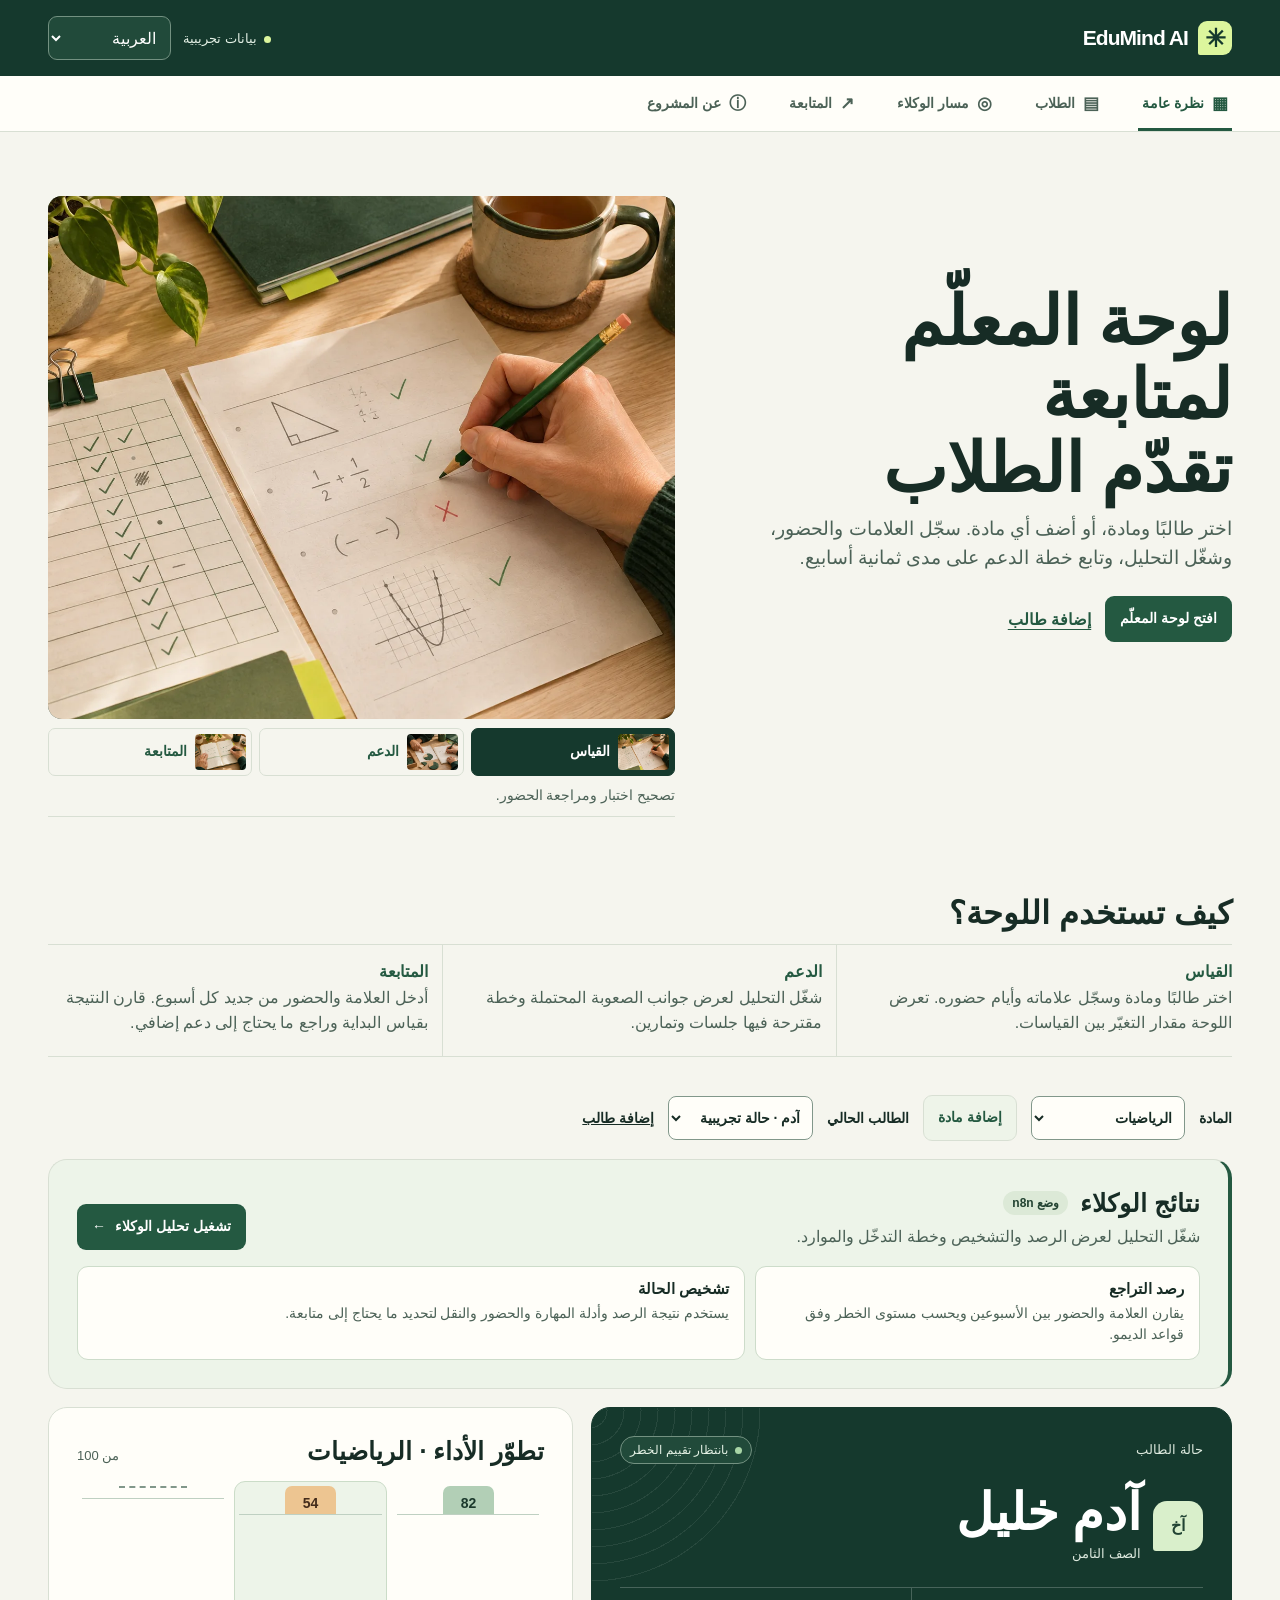
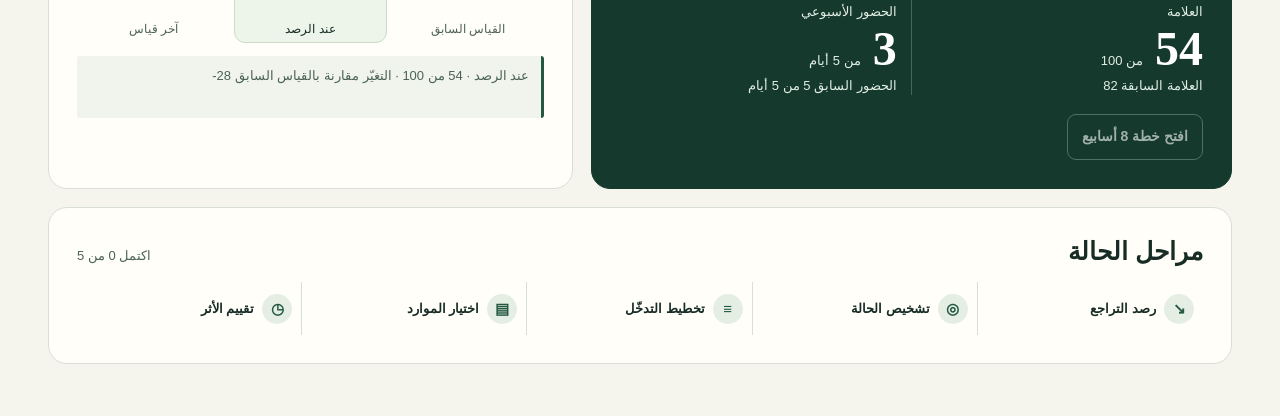
<file: index.html>
<!doctype html>
<html lang="ar" dir="rtl">
<head>
  <meta charset="utf-8">
  <meta name="viewport" content="width=device-width, initial-scale=1">
  <meta name="color-scheme" content="light">
  <title>EduMind AI · لوحة المعلّم</title>
  <style>
    :root {
      --paper: #f5f5ee;
      --card: #fffef9;
      --ink: #172c25;
      --muted: #4c6257;
      --line: #d8dfd3;
      --green: #245941;
      --dark: #15392d;
      --lime: #dcf69d;
      --radius: 19px;
      --display: Georgia, Cambria, serif;
      font-family: "Trebuchet MS", "Segoe UI", sans-serif;
      color: var(--ink);
      background: var(--paper);
    }
    :root[lang="ar"] {
      font-family: Tahoma, "Segoe UI", sans-serif;
      --display: "Arabic Typesetting", Tahoma, serif;
    }
    *, *::before, *::after { box-sizing: border-box; }
    [hidden] { display: none !important; }
    body, h1, h2, h3, p { margin: 0; }
    body { min-width: 0; }
    button, select { font: inherit; }
    button, select { cursor: pointer; }
    a { color: inherit; }
    :focus-visible { outline: 3px solid #8a5712; outline-offset: 3px; }
    h1, h2, h3 { text-wrap: balance; }
    .shell { width: min(1184px, calc(100% - 64px)); margin-inline: auto; }
    .skip {
      position: fixed; inset-block-start: 12px; inset-inline-start: 15px; z-index: 3;
      padding: 12px 16px; background: var(--lime); color: var(--ink); transform: translateY(-160%);
    }
    .skip:focus { transform: none; }
    .masthead { background: var(--dark); color: #fff; }
    .masthead :focus-visible, .hero :focus-visible { outline-color: var(--lime); }
    .top {
      min-height: 76px; display: flex; align-items: center; justify-content: space-between;
      gap: 18px; padding-block: 13px;
    }
    .brand, .header-controls, .identity, .actions {
      display: flex; align-items: center; gap: 12px; min-width: 0;
    }
    .brand {
      color: #fff; font-size: 21px; font-weight: 800; letter-spacing: -.045em;
      text-decoration: none; gap: 10px; white-space: nowrap;
    }
    .brand-mark {
      width: 34px; height: 34px; display: grid; flex: none; place-items: center;
      background: var(--lime); color: var(--dark); border-radius: 9px 9px 9px 2px; font-size: 25px;
    }
    .demo { color: #e2efe4; font-size: 13px; }
    .demo::before, .risk::before {
      content: ""; display: inline-block; vertical-align: middle; width: 7px; height: 7px;
      border-radius: 50%; margin-inline-end: 7px; background: var(--lime);
    }
    .language {
      min-height: 44px; padding: 7px 10px; border: 1px solid #739181;
      border-radius: 9px; color: #fff; background: #214a3a; color-scheme: dark;
    }
    .language option { background: #214a3a; color: #fff; }
    .nav-band { background: var(--card); border-bottom: 1px solid var(--line); }
    .site-nav { display: flex; align-items: stretch; gap: clamp(10px, 3vw, 35px); }
    .site-nav a {
      position: relative; display: flex; align-items: center; justify-content: center; gap: 8px;
      min-height: 55px; padding: 8px 4px; color: var(--muted); text-align: center;
      font-size: 14px; font-weight: 700; line-height: 1.35; text-decoration: none;
    }
    .site-nav a:hover, .site-nav a[aria-current="page"] { color: var(--green); }
    .site-nav a::after {
      content: ""; position: absolute; inset-inline: 0; inset-block-end: 0; height: 3px;
      background: var(--green); transform: scaleX(0); transition: transform .2s ease;
    }
    .site-nav a[aria-current="page"]::after { transform: scaleX(1); }
    .nav-mark { font-size: 17px; line-height: 1; }
    main { padding-block: clamp(24px, 4.5vw, 52px) 52px; }
    .intro { margin-block-end: clamp(22px, 3vw, 32px); }
    .intro p { color: var(--muted); margin-block-start: 8px; line-height: 1.6; }
    h1 {
      font: 700 clamp(44px, 6vw, 72px)/.99 var(--display);
      width: fit-content; max-width: 100%; letter-spacing: -.065em; overflow-wrap: anywhere;
    }
    :lang(ar) h1 { font-size: clamp(47px, 7vw, 83px); line-height: .98; letter-spacing: normal; }
    h2 { font-size: clamp(20px, 2.3vw, 25px); line-height: 1.2; }
    .screen { animation: arrive .3s ease-out both; }
    @keyframes arrive { from { opacity: 0; transform: translateY(7px); } to { opacity: 1; transform: none; } }
    .dashboard { display: grid; grid-template-columns: minmax(0, 1.22fr) minmax(0, 1fr); gap: 18px; }
    .card {
      padding: clamp(18px, 3vw, 28px); background: var(--card); border: 1px solid var(--line);
      border-radius: var(--radius); min-width: 0;
    }
    .hero {
      position: relative; isolation: isolate; display: flex; flex-direction: column;
      overflow: hidden; background: var(--dark); border-color: var(--dark); color: #fff;
    }
    .hero::before {
      content: ""; position: absolute; z-index: -1; width: 365px; height: 365px;
      inset-inline-end: -185px; inset-block-start: -180px; border-radius: 50%;
      background: repeating-radial-gradient(circle, #ffffff14 0 1px, transparent 1px 17px);
      pointer-events: none;
    }
    .hero .section-head { flex-wrap: wrap; align-items: center; }
    .case-label, .identity p { color: #dce8dd; font-size: 13px; line-height: 1.55; }
    .identity { margin-block-start: 23px; }
    .identity h2 {
      font: 700 clamp(29px, 4vw, 43px)/1.02 var(--display);
      letter-spacing: -.035em; overflow-wrap: anywhere;
    }
    :lang(ar) .identity h2 { font-size: clamp(34px, 5vw, 51px); letter-spacing: normal; }
    .identity p { margin-block-start: 5px; }
    .initials {
      flex: none; display: grid; place-items: center; width: 50px; height: 50px;
      border-radius: 14px 14px 14px 3px; background: #d9efcb; color: #214333; font-weight: 900;
    }
    .risk {
      display: inline-flex; align-items: center; color: #ffebc4; background: #393e2c;
      border: 1px solid #8e7954; border-radius: 99px; padding: 6px 9px; font-size: 12px;
    }
    .risk::before { background: #ffc680; flex: none; }
    .risk[data-level="pending"], .risk[data-level="low"] {
      color: #e5f2e5; background: #214a3a; border-color: #739181;
    }
    .risk[data-level="pending"]::before, .risk[data-level="low"]::before { background: #a8d5a6; }
    .metrics { display: grid; grid-template-columns: repeat(2, minmax(0, 1fr)); margin-block: 23px 19px; }
    .metric { border-block-start: 1px solid #ffffff37; padding-block-start: 14px; padding-inline-end: 9px; min-width: 0; }
    .metric + .metric { border-inline-start: 1px solid #ffffff37; padding-inline-start: 14px; }
    .metric p, .metric small { color: #e2eee5; font-size: 13px; line-height: 1.5; }
    .metric strong {
      display: block; margin-block: 3px;
      font: 700 clamp(31px, 4.4vw, 48px)/1 var(--display); font-variant-numeric: tabular-nums;
    }
    .metric strong small { font-family: Tahoma, "Segoe UI", sans-serif; font-weight: 400; }
    .actions { flex-wrap: wrap; margin-block-start: auto; }
    .button {
      display: inline-flex; align-items: center; justify-content: center; gap: 9px;
      min-height: 46px; max-width: 100%; padding: 10px 14px;
      background: var(--green); color: #fff; border: 1px solid transparent;
      font-size: 14px; font-weight: 750; line-height: 1.4; border-radius: 9px;
      text-align: center; text-decoration: none;
      transition: background .18s, color .18s, transform .18s;
    }
    .button:hover:not(:disabled):not([aria-disabled="true"]) { background: #183f2e; }
    .button:active:not(:disabled):not([aria-disabled="true"]) { transform: translateY(1px); }
    .button:disabled, .button[aria-disabled="true"] { cursor: default; opacity: .6; }
    .hero .button { background: var(--lime); color: var(--dark); }
    .hero .button:hover:not(:disabled):not([aria-disabled="true"]) { background: #edfbbd; }
    .button.subtle { background: #eef4e9; color: var(--green); border-color: var(--line); }
    .button.subtle:hover:not(:disabled) { background: #e1ebdc; }
    .hero .button.subtle { background: transparent; color: #fff; border-color: #789589; }
    .hero .button.subtle:hover:not(:disabled) { background: #ffffff16; }
    .arrow { display: inline-block; }
    :root[dir="rtl"] .arrow { transform: scaleX(-1); }
    .section-head { display: flex; align-items: baseline; justify-content: space-between; gap: 8px 15px; }
    .section-head > p { color: var(--muted); font-size: 13px; line-height: 1.4; }
    .integration {
      margin-block-end: 18px;
      border-inline-start: 4px solid var(--green);
      background: #edf4e9;
    }
    .integration-header {
      display: flex; align-items: flex-start; justify-content: space-between;
      flex-wrap: wrap; gap: 14px 24px;
    }
    .integration-title { display: flex; align-items: center; flex-wrap: wrap; gap: 8px 12px; }
    .integration-header p { margin-block-start: 7px; color: var(--muted); line-height: 1.55; }
    .connection {
      padding: 5px 9px; border-radius: 99px; background: #dce9d7; color: #234332;
      font-size: 12px; font-weight: 750;
    }
    .connection[data-mode="verified"] { background: var(--green); color: #fff; }
    .connection[data-mode="error"], .connection[data-mode="local"] { background: #f5e5cd; color: #644021; }
    .priority-support {
      margin-block-end: 18px; border-inline-start: 4px solid #9c5d31; background: #fbf0df;
    }
    .priority-support > p { color: var(--muted); margin-block-start: 5px; line-height: 1.55; }
    .priority-support ol {
      display: grid; grid-template-columns: repeat(auto-fit, minmax(min(100%, 195px), 1fr));
      gap: 10px; padding: 0; list-style: none; margin: 13px 0 0;
    }
    .priority-support li { padding: 11px 13px; border: 1px solid #ead3b9; border-radius: 9px; background: var(--card); }
    .priority-support li p { color: var(--muted); line-height: 1.55; font-size: 13px; margin-block-start: 4px; }
    .pipeline {
      display: grid; grid-template-columns: minmax(0, 1fr) minmax(0, 1.5fr);
      gap: 10px; margin-block-start: 16px;
    }
    .pipeline > div { padding: 13px 15px; border: 1px solid #cddcca; border-radius: 11px; background: var(--card); }
    .pipeline h3 { font-size: 15px; margin-block-end: 5px; }
    .pipeline p { color: var(--muted); font-size: 14px; line-height: 1.55; }
    .pipeline a { display: inline-block; margin-block-start: 6px; font-size: 13px; font-weight: 700; }
    .agent-resources { margin: 0; padding-inline-start: 20px; line-height: 1.7; }
    .agent-resources a, .agent-resources summary { font-weight: 700; }
    .agent-resources summary { cursor: pointer; }
    .live-link { display: inline-block; margin-block-start: 7px; min-height: 28px; font-weight: 700; }
    .chart {
      display: grid; grid-template-columns: repeat(3, minmax(0, 1fr)); gap: 5px;
      margin-block-start: 15px;
    }
    .chart-point {
      display: grid; grid-template-rows: 127px auto; gap: 8px; min-width: 0;
      padding: 4px; border: 1px solid transparent; border-radius: 11px;
      background: transparent; color: var(--muted); text-align: center;
      font-size: 12px; line-height: 1.4;
    }
    .chart-point:disabled { cursor: default; }
    .chart-point:hover:not(:disabled), .chart-point[aria-pressed="true"] { background: #edf4e9; border-color: #cbdcc8; color: var(--ink); }
    .plot {
      display: flex; align-items: end; justify-content: center;
      border-block-end: 1px solid #bfd0c2;
      background: repeating-linear-gradient(to top, transparent 0 30px, #dbe3d9 30px 31px);
      min-width: 0;
    }
    .bar {
      display: grid; place-items: start center; width: min(68%, 51px); min-width: 21px;
      height: calc(var(--score) * 1%); padding-block-start: 8px; border-radius: 7px 7px 0 0;
      background: #b2cfb6; color: #1b392c; font-weight: 800; font-size: 14px;
      font-variant-numeric: tabular-nums; transform-origin: bottom;
      animation: grow .35s ease-out both;
    }
    @keyframes grow { from { transform: scaleY(.15); opacity: .6; } }
    .chart-point:nth-child(2) .bar { background: #edc591; color: #442c1b; }
    .chart-point:nth-child(3) .bar { background: var(--green); color: #fff; }
    .bar-pending { align-self: end; width: 48%; border-block-end: 2px dashed #81978a; margin-block-end: 10px; }
    .chart-note {
      min-height: calc(3.1em + 22px); margin-block-start: 13px; padding: 10px 12px;
      border-inline-start: 3px solid var(--green); background: #f0f4ec;
      border-radius: 3px; color: var(--muted); font-size: 13px; line-height: 1.55;
    }
    .path-card { grid-column: 1 / -1; }
    .path-list, .agents { list-style: none; padding: 0; margin: 16px 0 0; }
    .path-list { display: grid; grid-template-columns: repeat(5, minmax(0, 1fr)); gap: 0; }
    .path-list li + li { border-inline-start: 1px solid var(--line); }
    .path-link {
      display: flex; align-items: center; gap: 8px; min-height: 53px;
      padding: 6px 9px; font-size: 13px; font-weight: 700; line-height: 1.4;
      border-radius: 8px; text-decoration: none;
    }
    .path-link:hover { background: #edf4e9; }
    .node-icon {
      width: 30px; height: 30px; border-radius: 50%; display: grid; place-items: center;
      flex: none; color: var(--green); background: #e5eee2; font-weight: 800; font-size: 15px;
    }
    [data-state="active"] .node-icon { background: var(--lime); color: #254628; }
    [data-state="done"] .node-icon { background: var(--green); color: #fff; }
    .workflow-grid { display: grid; grid-template-columns: minmax(0, 1fr) minmax(0, .95fr); gap: 18px; align-items: start; }
    .agent + .agent { margin-block-start: 5px; }
    .agent-button {
      display: flex; align-items: center; gap: 9px; min-height: 58px; width: 100%;
      padding: 9px; border: 1px solid transparent; border-radius: 10px;
      background: transparent; color: var(--ink); font-size: 14px;
      font-weight: 750; text-align: start;
    }
    .agent-button:hover, .agent-button[aria-pressed="true"] { background: #edf4e9; border-color: #cbdcc8; }
    .agent-title { flex: 1; min-width: 0; }
    .status {
      display: inline-block; max-width: 42%; padding: 4px 7px; border-radius: 7px;
      color: #4b5c52; background: #eff1ea; font-size: 11px; text-align: center; line-height: 1.25;
    }
    [data-state="active"] .status { background: #edf3bf; color: #3c4b1c; }
    [data-state="done"] .status { background: #e1efde; color: #214c36; }
    [data-state="error"] .status { background: #fae8e2; color: #882e23; }
    .detail { display: grid; gap: 13px; }
    .detail .status { justify-self: start; max-width: 100%; }
    .detail p, .report p { color: var(--muted); line-height: 1.7; }
    .detail .actions, .report .actions { margin-block-start: 9px; }
    .report { display: grid; gap: 17px; }
    .report.pending { max-width: 640px; }
    .followup-stack { display: grid; gap: 18px; }
    .checkpoint-form, .checkpoint-fields, .student-form { display: grid; gap: 12px; }
    .checkpoint-fields { grid-template-columns: repeat(2, minmax(0, 1fr)); }
    .checkpoint-fields label, .student-form label { display: grid; gap: 5px; font-size: 14px; font-weight: 700; }
    .checkpoint-fields input, .student-form input, .student-switch select {
      width: 100%; min-height: 44px; padding: 8px; border: 1px solid #81978a; border-radius: 8px;
      font: inherit; color: var(--ink); background: var(--card);
    }
    .student-switch {
      display: flex; align-items: center; flex-wrap: wrap; gap: 8px 14px;
      margin-block: -6px 18px; font-size: 14px; font-weight: 750;
    }
    .student-switch select { text-overflow: ellipsis; width: auto; max-width: 100%; min-width: 145px; }
    .student-form { margin-block-start: 12px; }
    .student-form fieldset { min-width: 0; margin: 0; border: 1px solid var(--line); border-radius: 10px; padding: 11px; }
    .student-form legend { padding-inline: 4px; font-size: 14px; font-weight: 750; }
    .student-form .actions { margin-block-start: 3px; }
    .student-list { list-style: none; padding: 0; margin: 15px 0 0; display: grid; gap: 8px; }
    .student-list button {
      display: flex; align-items: center; justify-content: space-between; flex-wrap: wrap;
      gap: 4px 12px; width: 100%; min-height: 49px; padding: 8px 12px; text-align: start;
      background: #edf4e9; color: var(--ink); border: 1px solid var(--line); border-radius: 8px;
    }
    .student-list button:hover:not(:disabled) { border-color: #86aa8b; }
    .student-list small { color: var(--muted); }
    .form-hint { color: var(--muted); font-size: 14px; line-height: 1.55; }
    .form-error { color: #882e23; font-size: 14px; line-height: 1.55; }
    .roadmap-list {
      display: grid; grid-template-columns: repeat(4, minmax(0, 1fr)); gap: 12px;
      padding: 0; list-style: none; margin: 16px 0 0;
    }
    .roadmap-list li { padding: 15px; border: 1px solid var(--line); border-radius: 11px; min-width: 0; }
    .roadmap-list li[data-week-state="next"] { background: #edf4e9; border-color: #86aa8b; }
    .roadmap-list p { font-size: 13px; margin-block-start: 7px; line-height: 1.5; color: var(--muted); }
    .roadmap-list h3 { font-size: 16px; }
    .roadmap-list .status { max-width: 100%; }
    .comparison { display: grid; grid-template-columns: repeat(2, minmax(0, 1fr)); gap: 12px; }
    .comparison > div { border: 1px solid var(--line); border-radius: 12px; padding: 13px; }
    .comparison strong { display: block; margin-block: 3px; font-size: clamp(19px, 3vw, 33px); color: var(--green); font-variant-numeric: tabular-nums; }
    .comparison small { color: var(--muted); line-height: 1.5; }
    .plan { background: #edf4e9; border-color: #ccdcca; }
    .sr-only {
      position: absolute; width: 1px; height: 1px; padding: 0; margin: -1px;
      overflow: hidden; clip-path: inset(50%); white-space: nowrap;
    }
    @media (max-width: 800px) {
      .dashboard, .workflow-grid { grid-template-columns: 1fr; }
      .path-card { grid-column: auto; }
      .roadmap-list { grid-template-columns: repeat(2, minmax(0, 1fr)); }
    }
    @media (max-width: 560px) {
      .shell { width: calc(100% - 28px); }
      .top { min-height: 65px; gap: 9px; }
      .brand, .header-controls { gap: 7px; }
      .brand { font-size: 17px; }
      .brand-mark { width: 28px; height: 28px; font-size: 21px; }
      .demo { font-size: 11px; }
      h1 { font-size: clamp(32px, 10vw, 44px); }
      .site-nav { gap: 4px; }
      .site-nav a { flex: 1; min-width: 0; gap: 4px; font-size: 12px; overflow-wrap: anywhere; }
      .path-list { grid-template-columns: 1fr; }
      .path-list li + li { border-inline-start: 0; border-block-start: 1px solid var(--line); }
      .path-link { min-height: 44px; }
      .hero .actions .button { flex: 1 1 100%; }
      .pipeline { grid-template-columns: 1fr; }
      .roadmap-list { grid-template-columns: 1fr; }
    }
    @media (max-width: 430px) {
      .header-controls { flex-direction: column; align-items: end; }
      .nav-mark { display: none; }
    }
    @media (max-width: 360px) {
      .chart-point { padding-inline: 2px; }
    }
    @media (prefers-reduced-motion: reduce) {
      *, *::before, *::after { animation: none !important; transition: none !important; }
    }
  </style>
  <link rel="stylesheet" href="editorial.css">
</head>
<body>
  <a class="skip" id="skip" href="#main" data-copy="skip">انتقل إلى المحتوى</a>
  <header class="masthead">
    <div class="shell top">
      <a class="brand" href="#overview"><span class="brand-mark" aria-hidden="true">✳</span><bdi>EduMind AI</bdi></a>
      <div class="header-controls">
        <span class="demo" id="case-source">بيانات تجريبية</span>
        <label class="sr-only" for="language" data-copy="language">لغة الواجهة</label>
        <select class="language" id="language">
          <option value="ar" lang="ar">العربية</option>
          <option value="en" lang="en">English</option>
          <option value="uk" lang="uk">Українська</option>
        </select>
      </div>
    </div>
  </header>
  <div class="nav-band">
    <div class="shell">
      <button class="menu-trigger" id="menu-toggle" type="button" aria-controls="mobile-nav" aria-expanded="false">
        <span aria-hidden="true">☰</span><span id="current-menu-label" data-copy="overview">نظرة عامة</span>
      </button>
    </div>
    <nav class="shell site-nav" data-label="navigation" aria-label="أقسام اللوحة">
      <a href="#overview" data-route="overview" aria-current="page"><span class="nav-mark" aria-hidden="true">▦</span><span data-copy="overview">نظرة عامة</span></a>
      <a href="#students" data-route="students"><span class="nav-mark" aria-hidden="true">▤</span><span data-copy="students">الطلاب</span></a>
      <a href="#workflow" data-route="workflow"><span class="nav-mark" aria-hidden="true">◎</span><span data-copy="workflow">مسار الوكلاء</span></a>
      <a href="#followup" data-route="followup"><span class="nav-mark" aria-hidden="true">↗</span><span data-copy="followup">المتابعة</span></a>
      <a href="#about" data-route="about"><span class="nav-mark" aria-hidden="true">ⓘ</span><span data-copy="about">عن المشروع</span></a>
    </nav>
  </div>
  <dialog class="nav-sheet" id="mobile-nav" aria-labelledby="menu-title">
    <div class="dialog-heading">
      <h2 id="menu-title" data-copy="navigation">أقسام اللوحة</h2>
      <button type="button" class="dialog-close" data-close="mobile-nav" data-label="closeDialog" aria-label="إغلاق">×</button>
    </div>
    <nav class="site-nav" data-label="navigation">
      <a href="#overview" data-route="overview" data-copy="overview">نظرة عامة</a>
      <a href="#students" data-route="students" data-copy="students">الطلاب</a>
      <a href="#workflow" data-route="workflow" data-copy="workflow">مسار الوكلاء</a>
      <a href="#followup" data-route="followup" data-copy="followup">المتابعة</a>
      <a href="#about" data-route="about" data-copy="about">عن المشروع</a>
      <a href="n8n-flow.html" data-copy="workflowMap">شاهد مخطط n8n</a>
    </nav>
  </dialog>
  <main class="shell" id="main">
    <div class="intro">
      <div class="intro-copy">
        <h1 id="heading" tabindex="-1">لوحة المعلّم لمتابعة تقدّم الطلاب</h1>
        <p id="introduction">اختر طالبًا ومادة، أو أضف أي مادة. سجّل العلامات والحضور، وشغّل التحليل، وتابع خطة الدعم على مدى ثمانية أسابيع.</p>
        <div class="cover-actions">
          <a class="button" id="jump-workspace" href="#workspace-start" data-copy="openWorkspace">افتح لوحة المعلّم</a>
          <a href="#students/new" data-copy="addStudent">إضافة طالب</a>
        </div>
        <a class="live-link" href="n8n-flow.html" data-copy="workflowMap">شاهد مخطط n8n</a>
      </div>
      <figure class="editorial-figure">
        <div class="cover-art" id="cover-art" data-chapter="0" aria-hidden="true">
          <img data-scene="0" src="academic-measure.webp" alt="" width="1500" height="1000" fetchpriority="high">
          <img data-scene="1" src="academic-support.webp" alt="" width="1500" height="1000">
          <img data-scene="2" src="academic-followup.webp" alt="" width="1500" height="1000">
        </div>
        <figcaption>
          <div class="chapter-control" role="group" data-label="chapterControls">
            <button type="button" data-chapter="0" aria-pressed="true"><img src="academic-measure.webp" alt="" width="48" height="36"><span>القياس</span></button>
            <button type="button" data-chapter="1" aria-pressed="false"><img src="academic-support.webp" alt="" width="48" height="36"><span>الدعم</span></button>
            <button type="button" data-chapter="2" aria-pressed="false"><img src="academic-followup.webp" alt="" width="48" height="36"><span>المتابعة</span></button>
          </div>
          <p id="cover-caption" aria-live="polite"></p>
        </figcaption>
      </figure>
    </div>
    <section class="workflow-guide" aria-labelledby="guide-title">
      <h2 id="guide-title" data-copy="guideTitle">كيف تستخدم اللوحة؟</h2>
      <ol class="chapters" id="chapters"></ol>
    </section>
    <div id="workspace-start" tabindex="-1"></div>

    <div class="student-switch" id="student-switch">
      <label for="subject-picker" data-copy="subject">المادة</label>
      <select id="subject-picker"></select>
      <button class="button subtle" id="add-subject" type="button" data-copy="addSubject">إضافة مادة</button>
      <label for="student-picker" data-copy="activeStudent">الطالب الحالي</label>
      <select id="student-picker"></select>
      <a href="#students/new" data-copy="addStudent">إضافة طالب</a>
    </div>

    <dialog class="card student-dialog" id="subject-dialog" aria-labelledby="subject-title">
      <div class="dialog-heading">
        <h2 id="subject-title" data-copy="addSubject">إضافة مادة</h2>
        <button class="dialog-close" id="close-subject" type="button" data-label="closeDialog">×</button>
      </div>
      <form class="student-form" id="subject-form">
        <label><span data-copy="subjectName">اسم المادة</span><input id="subject-name" dir="auto" required maxlength="80"></label>
        <p id="subject-error" class="form-error" role="alert"></p>
        <button class="button" data-copy="addSubject">إضافة مادة</button>
      </form>
    </dialog>
    <section class="card" id="empty-subject" aria-labelledby="empty-subject-title" hidden>
      <h2 id="empty-subject-title" data-copy="emptySubject">لا توجد قياسات لهذه المادة</h2>
      <p id="empty-subject-note"></p>
      <a class="button" id="enter-baseline" href="#students/baseline"></a>
    </section>

    <section class="card integration" id="integration" aria-labelledby="integration-title">
      <div class="integration-header">
        <div>
          <div class="integration-title">
            <h2 id="integration-title" data-copy="integrationTitle">نتائج الرصد والتشخيص</h2>
            <span class="connection" id="connection" role="status"></span>
          </div>
          <p id="connection-note"></p>
          <a class="live-link" id="live-link" href="http://127.0.0.1:8080/" data-copy="liveLink" hidden>افتح اللوحة المتصلة بـ n8n</a>
        </div>
        <div class="actions">
          <button class="button" id="run" type="button" data-action="run"><span>تشغيل تحليل الوكلاء</span><span class="arrow" aria-hidden="true">→</span></button>
          <a class="button subtle" href="#followup" id="toFollowup" hidden><span data-copy="openFollowup">انتقل إلى المتابعة</span><span class="arrow" aria-hidden="true">→</span></a>
        </div>
      </div>
      <div class="pipeline">
        <div>
          <h3 id="summary-detection-title">رصد التراجع</h3>
          <p id="summary-detection"></p>
        </div>
        <div>
          <h3 id="summary-diagnosis-title">تشخيص الحالة</h3>
          <p id="summary-diagnosis"></p>
        </div>
        <div id="plan-preview" hidden>
          <h3 id="summary-plan-title"></h3>
          <p id="summary-plan"></p>
          <a href="#workflow/3" data-copy="openPlan">عرض خطة التدخّل</a>
        </div>
        <div id="resources-preview" hidden>
          <h3 id="summary-resources-title"></h3>
          <p id="summary-resources"></p>
          <a href="#workflow/4" data-copy="openResources">عرض الموارد</a>
        </div>
      </div>
    </section>

    <section class="card priority-support" id="priority-support" aria-labelledby="priority-title" hidden>
      <h2 id="priority-title" data-copy="priorityTitle">إجراءات الدعم للحالات عالية الخطر</h2>
      <p data-copy="priorityIntro">ابدأ بالأولوية الأولى وراجع الأثر في القياس القادم.</p>
      <ol id="priority-actions"></ol>
    </section>

    <section class="screen dashboard" id="screen-overview" aria-labelledby="heading">
      <section class="card hero" aria-labelledby="student">
        <div class="section-head">
          <span class="case-label" data-copy="caseLabel">حالة الطالب</span>
          <span class="risk" id="risk" data-level="pending">بانتظار تقييم الخطر</span>
        </div>
        <div class="identity">
          <span class="initials" id="student-initials" aria-hidden="true">آخ</span>
          <div><h2 id="student" dir="auto">آدم خليل</h2><p id="student-description">الصف الثامن</p></div>
        </div>
        <div class="metrics">
          <div class="metric">
            <p data-copy="math">العلامة</p>
            <strong><bdi id="score">54</bdi> <small data-copy="scoreUnit">من 100</small></strong>
            <small id="scoreChange">العلامة السابقة 82</small>
          </div>
          <div class="metric">
            <p data-copy="attendance">الحضور الأسبوعي</p>
            <strong><bdi id="days">3</bdi> <small data-copy="daysUnit">من 5 أيام</small></strong>
            <small id="daysChange">الحضور السابق 5 أيام</small>
          </div>
        </div>
        <div class="actions">
          <button class="button subtle" id="follow" type="button" data-action="follow" disabled><span>افتح خطة 8 أسابيع</span></button>
        </div>
      </section>

      <section class="card trend" aria-labelledby="trend">
        <div class="section-head"><h2 id="trend" data-copy="trend">تطوّر الأداء</h2><p data-copy="outOf">من 100</p></div>
        <div class="chart" id="chart">
          <button class="chart-point" type="button" aria-pressed="false">
            <span class="plot"><span class="bar" id="previous-bar" style="--score:82">82</span></span>
            <span data-copy="previous">القياس السابق</span>
          </button>
          <button class="chart-point" type="button" aria-pressed="true">
            <span class="plot"><span class="bar" id="baseline-bar" style="--score:54">54</span></span>
            <span data-copy="detected">عند الرصد</span>
          </button>
          <button class="chart-point" type="button" aria-pressed="false" disabled>
            <span class="plot"><span class="bar" id="followBar" hidden></span><span class="bar-pending" aria-hidden="true"></span></span>
            <span id="follow-caption">آخر قياس</span>
          </button>
        </div>
        <p class="chart-note" id="chartDetail" aria-live="polite"></p>
      </section>

      <section class="card path-card" aria-labelledby="path-heading">
        <div class="section-head"><h2 id="path-heading" data-copy="casePath">مراحل الحالة</h2><p id="overviewProgress">اكتمل 0 من 5</p></div>
        <ol class="path-list" id="path"></ol>
      </section>
    </section>

    <section class="screen workflow-grid" id="screen-students" aria-labelledby="heading" hidden>
      <section class="card" aria-labelledby="roster-heading">
        <div class="section-head">
          <h2 id="roster-heading" data-copy="rosterTitle">سجلّ الطلاب</h2>
          <a href="#students/new" class="button" data-copy="addStudent">إضافة طالب</a>
        </div>
        <p class="form-hint" id="roster-note" data-copy="storageNote">السجل محفوظ في هذا المتصفح. استخدم رموزًا بدل الأسماء الكاملة.</p>
        <div class="roster-toolbar">
          <label class="roster-search"><span data-copy="searchStudents">ابحث في سجلّ الطلاب</span><input type="search" id="roster-search" autocomplete="off"></label>
          <div class="view-options" role="group" data-label="rosterViews">
            <button type="button" data-roster-view="gallery" data-copy="galleryView" aria-pressed="true">البطاقات</button>
            <button type="button" data-roster-view="notebook" data-copy="notebookView" aria-pressed="false">الدفتر</button>
            <button type="button" data-roster-view="index" data-copy="indexView" aria-pressed="false">الفهرس</button>
          </div>
        </div>
        <div class="actions"><button class="button subtle" id="load-shared" type="button" data-copy="loadShared">تحميل سجل Google Sheets</button></div>
        <p class="form-hint" id="shared-status" role="status"></p>
        <ul class="student-list" id="student-list" data-view="gallery"></ul>
      </section>
      <dialog class="card student-dialog" id="student-entry" aria-labelledby="new-student-heading">
        <div class="dialog-heading">
          <h2 id="new-student-heading" data-copy="addStudent">إضافة طالب</h2>
          <button type="button" class="dialog-close" data-close="student-entry" data-label="closeDialog" aria-label="إغلاق">×</button>
        </div>
        <p class="form-hint" id="entry-subject" dir="auto"></p>
        <form class="student-form" id="student-form" aria-describedby="measurement-help">
          <label id="entry-code-label"><span data-copy="studentCode">رمز الطالب</span><input id="new-code" dir="ltr" type="text" minlength="3" maxlength="24" pattern="[A-Za-z0-9_\-]{3,24}" placeholder="S-001" autocomplete="off" required></label>
          <p class="form-hint" id="measurement-help" data-copy="measurementHelp">خذ العلامة من اختبار قصير على المقياس نفسه، والحضور من سجلّ الأسبوع. 12 من 15 تساوي 80 من 100.</p>
          <fieldset><legend data-copy="previous">القياس السابق</legend>
            <div class="checkpoint-fields">
              <label><span data-copy="math">العلامة</span><input id="new-previous-score" type="number" min="0" max="100" step="1" required></label>
              <label><span data-copy="attendance">الحضور الأسبوعي</span><input id="new-previous-days" type="number" min="0" max="5" step="1" required></label>
            </div>
          </fieldset>
          <fieldset><legend data-copy="baseline">خط الأساس</legend>
            <div class="checkpoint-fields">
              <label><span data-copy="math">العلامة</span><input id="new-current-score" type="number" min="0" max="100" step="1" required></label>
              <label><span data-copy="attendance">الحضور الأسبوعي</span><input id="new-current-days" type="number" min="0" max="5" step="1" required></label>
            </div>
          </fieldset>
          <fieldset><legend data-copy="optionalEvidence">أدلة اختيارية للتشخيص</legend>
            <div class="checkpoint-fields">
              <label class="quiz-field"><span data-copy="quizCorrect">إجابات الكسور الصحيحة</span><input id="new-quiz-correct" type="number" min="0" max="100" step="1"></label>
              <label class="quiz-field"><span data-copy="quizTotal">عدد أسئلة اختبار الكسور</span><input id="new-quiz-total" type="number" min="1" max="100" step="1"></label>
              <label class="academic-field"><span data-copy="skill">المهارة التي تحتاج إلى دعم</span><input id="new-skill" maxlength="160" dir="auto"></label>
              <label class="academic-field"><span data-copy="exercise">تمرين مقترح</span><input id="new-exercise" maxlength="280" dir="auto"></label>
              <label><span data-copy="busDays">أيام الغياب المتزامنة مع تأخّر الحافلة</span><input id="new-bus" type="number" min="0" max="5" step="1"></label>
            </div>
          </fieldset>
          <p class="form-error" id="student-form-error" role="alert" hidden></p>
          <div class="actions"><button class="button" id="save-student" type="submit" data-copy="saveStudent">احفظ الطالب وافتح حالته</button></div>
        </form>
      </dialog>
      <dialog class="card student-dialog" id="student-profile" aria-labelledby="profile-title">
        <div class="dialog-heading">
          <h2 id="profile-title" tabindex="-1"></h2>
          <button type="button" class="dialog-close" data-close="student-profile" data-label="closeDialog" aria-label="إغلاق">×</button>
        </div>
        <p class="form-hint" id="profile-progress"></p>
        <div class="comparison">
          <div><p data-copy="math">العلامة</p><strong id="profile-score"></strong></div>
          <div><p data-copy="attendance">الحضور الأسبوعي</p><strong id="profile-days"></strong></div>
        </div>
        <button class="button" type="button" id="open-profile" data-copy="openProfile">افتح بطاقة الطالب</button>
      </dialog>
    </section>

    <section class="screen workflow-grid" id="screen-workflow" aria-labelledby="heading" hidden>
      <section class="card" aria-labelledby="steps-heading">
        <div class="section-head"><h2 id="steps-heading" data-copy="stages">مراحل التحليل</h2><p id="progress">اكتمل 0 من 5</p></div>
        <ol class="agents" id="agents"></ol>
      </section>
      <section class="card detail" id="agent-detail" aria-labelledby="agent-heading">
        <span class="status" id="agentStatus"></span>
        <h2 id="agent-heading" tabindex="-1"></h2>
        <p id="agentResult"></p>
        <p class="chart-note" id="ai-advice" hidden></p>
        <ul class="agent-resources" id="agent-resources" hidden>
          <li data-resource="fraction-video">
            <a href="https://www.khanacademy.org/math/arithmetic/fraction-arithmetic/modal/v/adding-small-fractions-with-unlike-denominators" data-copy="fractionVideo">فيديو جمع الكسور بالإنجليزية</a>
          </li>
          <li data-resource="fraction-practice">
            <details><summary><span data-copy="fractionPractice">اجمع الكسرين</span> <bdi dir="ltr">1/2 + 1/3</bdi></summary>
              <p><span data-copy="practiceSolution">وحّد المقامين، ثم اجمع البسطين.</span> <bdi dir="ltr">1/2 + 1/3 = 3/6 + 2/6 = 5/6</bdi></p>
            </details>
          </li>
          <li data-resource="review-checklist" data-copy="reviewChecklist">راجع آخر اختبار وحدّد سؤالًا يحتاج الطالب إلى إعادة حلّه.</li>
          <li data-resource="subject-exercise">
            <p id="exercise-guidance" dir="auto"></p>
            <form class="student-form" id="exercise-form">
              <label><span data-copy="exercise">تمرين مقترح</span><input id="edit-exercise" maxlength="280" dir="auto"></label>
              <button class="button subtle" data-copy="saveExercise">حفظ التمرين</button>
              <p id="exercise-status" role="status"></p>
            </form>
          </li>
        </ul>
      </section>
    </section>

    <section class="screen followup-stack" id="screen-followup" aria-labelledby="heading" hidden>
      <section class="card report pending" id="pending">
        <h2 id="pendingTitle"></h2>
        <p id="pendingText"></p>
        <a class="button subtle" id="backToWorkflow" href="#workflow" data-copy="openWorkflow">انتقل إلى مسار الوكلاء</a>
        <form class="checkpoint-form" id="checkpoint-form" hidden>
          <div class="checkpoint-fields">
            <label><span data-copy="math">العلامة</span><input id="checkpoint-score" type="number" min="0" max="100" step="1" required></label>
            <label><span data-copy="attendance">الحضور الأسبوعي</span><input id="checkpoint-attendance" type="number" min="0" max="5" step="1" required></label>
          </div>
          <p class="form-hint" id="checkpoint-source"></p>
          <div class="actions"><button class="button" id="review" type="submit"><span></span><span class="arrow" aria-hidden="true">→</span></button></div>
        </form>
      </section>
      <div class="dashboard" id="report" hidden>
        <section class="card report" aria-labelledby="comparison">
          <div class="section-head"><h2 id="comparison" tabindex="-1"></h2><p id="evaluation-source"></p></div>
          <div class="comparison">
            <div><p data-copy="math">العلامة</p><strong><bdi id="math-comparison"></bdi></strong><small id="math-delta"></small></div>
            <div><p data-copy="attendance">الحضور الأسبوعي</p><strong><bdi id="attendance-comparison"></bdi></strong><small id="attendance-delta"></small></div>
          </div>
          <a class="button subtle" href="#overview" data-copy="openOverview">العودة إلى النظرة العامة</a>
        </section>
        <section class="card report plan" aria-labelledby="plan">
          <h2 id="plan" data-copy="plan">خطة الدعم المحدّثة</h2>
          <p id="updated-plan"></p>
          <a class="button subtle" href="#workflow/5" data-copy="openEvaluation">عرض تقييم الوكيل</a>
        </section>
      </div>
      <section class="card" id="roadmap-panel" aria-labelledby="roadmap-title" hidden>
        <div class="section-head"><h2 id="roadmap-title" data-copy="roadmapTitle">خطة الدعم لثمانية أسابيع</h2><p id="roadmap-progress"></p></div>
        <ol class="roadmap-list" id="roadmap"></ol>
      </section>
    </section>
    <div class="screen about-layout" id="screen-about" hidden>
      <img src="academic-support.webp" alt="" width="1500" height="1000" loading="lazy">
      <section aria-labelledby="about-usage">
        <h2 id="about-usage" data-copy="aboutUsage">كيف يساعد المعلّم؟</h2>
        <p data-copy="aboutDetails">لكل طالب ملف واحد. تُحفظ العلامات والحضور والأدلة والتمارين والقياسات الأسبوعية لكل مادة على حدة. اقترح تمرينًا يناسب المادة وقارن النتائج بخط الأساس على مدى ثمانية أسابيع.</p>
        <div class="actions">
          <a class="button" href="#overview" data-copy="aboutDemo">افتح لوحة المشروع</a>
          <a class="button subtle" href="https://github.com/momenarman-max/EduMind-AI" data-copy="aboutRepository">كود المشروع على GitHub</a>
          <a class="button subtle" href="n8n-flow.html" data-copy="workflowMap">شاهد مخطط n8n</a>
        </div>
      </section>
      <div class="about-notes">
        <section aria-labelledby="about-try">
          <h2 id="about-try" data-copy="aboutTry">جرّب بحالة آدم</h2>
          <p data-copy="aboutTryText">اختر الرياضيات وشغّل التحليل على حالة آدم التجريبية. راجع خطة الدعم، ثم أدخل علامة وحضورًا جديدين في «المتابعة» لترى الفرق عن قياس البداية.</p>
        </section>
        <section aria-labelledby="about-tech">
          <h2 id="about-tech" data-copy="aboutTech">التقنيات وطريقة التشغيل</h2>
          <p data-copy="aboutTechText">يعمل هذا العرض في المتصفح بالعربية والإنجليزية والأوكرانية. تبقى رموز الطلاب وقياسات المواد والتمارين في المتصفح الذي أُدخلت فيه.</p>
          <a href="https://github.com/momenarman-max/EduMind-AI/blob/main/n8n/README.md" data-copy="aboutDocs">دليل تشغيل المشروع</a>
        </section>
      </div>
    </div>
    <div id="announcement" class="sr-only" role="status"></div>
  </main>
  <script src="detection.js"></script>
  <script src="diagnosis.js"></script>
  <script src="intervention.js"></script>
  <script src="subjects.js"></script>
  <script>
    const copy = {
      ar: {
        skip: 'انتقل إلى المحتوى', language: 'لغة الواجهة', navigation: 'أقسام اللوحة',
        demo: 'بيانات تجريبية', overview: 'نظرة عامة', workflow: 'مسار الوكلاء', followup: 'المتابعة',
        about: 'عن المشروع',
        aboutIntro: 'EduMind AI مشروع أكاديمي يساعد المعلّمين على اكتشاف تراجع الطلاب في أي مادة مبكرًا ومتابعة أثر الدعم مع الوقت.',
        aboutUsage: 'كيف يساعد المعلّم؟',
        aboutDetails: 'لكل طالب ملف واحد. تُحفظ العلامات والحضور والأدلة والتمارين والقياسات الأسبوعية لكل مادة على حدة. اقترح تمرينًا يناسب المادة وقارن النتائج بخط الأساس على مدى ثمانية أسابيع.',
        aboutRepository: 'كود المشروع على GitHub',
        aboutDemo: 'افتح لوحة المشروع',
        aboutTry: 'جرّب بحالة آدم',
        aboutTryText: 'اختر الرياضيات وشغّل التحليل على حالة آدم التجريبية. راجع خطة الدعم، ثم أدخل علامة وحضورًا جديدين في «المتابعة» لترى الفرق عن قياس البداية.',
        aboutTech: 'التقنيات وطريقة التشغيل',
        aboutTechText: 'يعمل هذا العرض في المتصفح بالعربية والإنجليزية والأوكرانية. تبقى رموز الطلاب وقياسات المواد والتمارين في المتصفح الذي أُدخلت فيه.',
        aboutDocs: 'دليل تشغيل المشروع',
        coverHeading: "لوحة المعلّم لمتابعة تقدّم الطلاب",
        openWorkspace: "افتح لوحة المعلّم",
        closeDialog: "إغلاق النافذة",
        chapterControls: "صور مراحل المتابعة",
        guideTitle: "كيف تستخدم اللوحة؟",
        coverCaptions: ["تصحيح اختبار ومراجعة الحضور.", "شرح مهارة للطالب والتمرّن معًا.", "مقارنة نتائج الطالب من أسبوع إلى آخر."],
        searchStudents: "ابحث باسم الحالة أو رمز الطالب",
        rosterViews: "عرض سجل الطلاب",
        galleryView: "البطاقات",
        notebookView: "الدفتر",
        indexView: "الفهرس",
        openProfile: "افتح بطاقة الطالب",
        noSearchResults: "ما في نتائج لهذا البحث.",
        coverChapters: [["القياس","اختر طالبًا ومادة وسجّل علاماته وأيام حضوره. تعرض اللوحة مقدار التغيّر بين القياسات."],["الدعم","شغّل التحليل لعرض جوانب الصعوبة المحتملة وخطة مقترحة فيها جلسات وتمارين."],["المتابعة","أدخل العلامة والحضور من جديد كل أسبوع. قارن النتيجة بقياس البداية وراجع ما يحتاج إلى دعم إضافي."]],
        workflowMap: 'شاهد مخطط n8n',
        hostedMode: ['تشغيل متصفحي', 'تعمل قواعد الوكلاء في هذا المتصفح. القياسات المدخلة تبقى فيه.'],
        loadShared: "تحميل سجل Google Sheets",
        sharedLoading: "جارٍ تحميل سجل Google Sheets…",
        sharedReady: "تم تحميل سجلات Google Sheets.",
        sharedNotConfigured: "ربط Google Sheets بانتظار إعداد بيانات الاعتماد على الخادم.",
        sharedUnavailable: "تعذّر قراءة سجل Google Sheets أو حفظه.",
        sharedConflict: "تغيّر الأسبوع في سجلّ Sheets. أعد تحميل السجل وافتح حالة الطالب.",
        aiTitle: "اقتراح تشخيصي من OpenAI",
        aiNotConfigured: "تشخيص OpenAI بانتظار إعداد الخادم.",
        aiUnavailable: "اقتراح OpenAI غير متاح لهذه المحاولة.",
        aiActions: {
          'worked-example': "حلّ مثالًا على توحيد المقام مع الطالب، ثم اطلب منه حل مثال مماثل.",
          'explain-steps': "اطلب من الطالب شرح خطوات جمع كسرين لتحديد موضع الصعوبة.",
          'short-skill-check': "استخدم سؤالين قصيرين من الدرس الأخير وحدّد أول مهارة تحتاج إلى مراجعة.",
          'attendance-log': "راجع تواريخ الغياب وحدّد العائق بالاستناد إلى السجل والحديث مع الطالب.",
          'compare-transit-log': "طابق تواريخ الغياب مع سجل النقل وتحقّق من التزامن.",
        },
        priorityTitle: "إجراءات الدعم للحالات عالية الخطر",
        priorityIntro: "ابدأ بالأولوية الأولى وراجع الأثر في القياس القادم.",
        priorityActions: {
          'teacher-check-in': ["لقاء قصير خلال يومين دراسيين","اسأل الطالب عمّا صعّب عليه التعلّم أو الحضور واتّفق معه على إجراء واحد يمكن تنفيذه."],
          'fraction-practice': ["ركّز على الكسور","ابدأ بتوحيد المقامات، ثم اجمع كسورًا بسيطة واطلب من الطالب شرح خطواته."],
          'math-check': ["حدّد المهارة المتعثّرة","استخدم أسئلة قصيرة من الدرس الأخير واختر مهارة واحدة تبني عليها جلسة الدعم."],
          'attendance-check': ["تحقّق من الحضور","راجع أيام الغياب وسجّل العائق المثبت ومن سيتابع حلّه وفق إجراءات المدرسة."],
          'transport-check': ["راجع تأخّر الحافلة","طابق أيام الغياب مع سجل النقل وتحقّق من العائق قبل الاعتماد عليه في الخطة."],
          'weekly-review': ["راجع التقدّم بعد أسبوع","استخدم اختبارًا قريبًا في الصعوبة وقارن العلامة وأيام الحضور. عدّل الدعم حسب القياس."],
        },
        students: "الطلاب",
        studentsIntro: "أضف قياسات كل طالب وارجع إلى خطته الأسبوعية من السجلّ.",
        activeStudent: "الطالب الحالي",
        addStudent: "إضافة طالب",
        rosterTitle: "سجلّ الطلاب",
        storageNote: "الإدخالات اليدوية تُحفظ في هذا المتصفح، وسجلات Sheets تُحفظ في المصنّف. استخدم رموزًا بدل الأسماء الكاملة.",
        studentCode: "رمز الطالب",
        measurementHelp: "خذ العلامة من اختبار قصير على المقياس نفسه، والحضور من سجلّ الأسبوع. مثلًا، 12 من 15 تساوي 80 من 100.",
        baseline: "خط الأساس (الأسبوع الأول)",
        optionalEvidence: "أدلة اختيارية للتشخيص",
        quizCorrect: "إجابات الكسور الصحيحة",
        quizTotal: "عدد أسئلة اختبار الكسور",
        busDays: "أيام الغياب المتزامنة مع تأخّر الحافلة",
        saveStudent: "احفظ الطالب وافتح حالته",
        manualCase: "قياسات مُدخلة يدويًا",
        sampleStudent: "آدم · حالة تجريبية",
        noStudents: "السجل فارغ. أضف أول طالب من النموذج.",
        duplicateStudent: "هذا الرمز مستخدم. اختر رمزًا مختلفًا.",
        invalidEvidence: "أدخل الصحيح والإجمالي معًا. الصحيح لا يتجاوز الإجمالي، وأيام تأخّر الحافلة لا تتجاوز أيام الغياب.",
        storageError: "تعذّر الحفظ في المتصفح. تحقّق من إعدادات التخزين وأعد المحاولة.",
        storageConflict: "تغيّر هذا السجل في تبويب آخر. افتح حالة الطالب من السجلّ ثم أعد المحاولة.",
        manualCheckpoint: "أدخل نتيجة اختبار الأسبوع من 100 وعدد أيام الحضور من 5.",
        sampleCheckpoint: "هذه قيم تجريبية قابلة للتعديل.",
        comparedWithPrevious: "التغيّر مقارنة بالقياس السابق",
        integrationTitle: 'نتائج الوكلاء', liveLink: 'افتح اللوحة المتصلة بـ n8n',
        openPlan: 'عرض خطة التدخّل', openResources: 'عرض الموارد',
        fractionVideo: 'فيديو جمع الكسور من Khan Academy (بالإنجليزية)',
        fractionPractice: 'اجمع الكسرين', practiceSolution: 'وحّد المقامين، ثم اجمع البسطين.',
        reviewChecklist: 'راجع آخر اختبار وحدّد سؤالًا يحتاج الطالب إلى إعادة حلّه.',
        planSession: (sessions, minutes) => sessions === 1 ? 'جلسة دعم واحدة مدتها ' + minutes + ' دقيقة.' : sessions + ' جلسات دعم خلال أسبوع، ' + minutes + ' دقيقة لكل جلسة.',
        planFocus: {
          fractions: 'تدرّب على توحيد المقامات وجمع الكسور.',
          review: 'راجع أخطاء آخر اختبار وحدّد المهارة التي تحتاج إلى دعم.',
          monitor: 'تابع العلامة والحضور في القياس القادم.',
          'word-problems': 'ركّز في جلسات الدعم القادمة على المسائل الكلامية التي تتطلب جمع الكسور.',
          'mixed-review': "راجع مسائل متنوعة في جمع الكسور ودرّب الطالب على الأخطاء المتكررة.",
          independent: "حلّ مجموعة مسائل باستقلالية واشرح طريقة الحل.",
        },
        resourcesText: { fractions: 'فيديو شرح وتمرين جمع كسور مع الحل.', review: 'قائمة قصيرة لمراجعة الاختبار.', monitor: 'المتابعة تكفي لهذه الحالة.' },
        roadmapTitle: "خطة الدعم لثمانية أسابيع",
        weekLabel: week => "الأسبوع " + week,
        reviewWeek: week => "قيّم الأسبوع " + week,
        weekReport: week => "نتائج الأسبوع " + week,
        roadmapProgress: count => "سُجّل القياس في " + count + " من 8 أسابيع",
        roadmapStates: { baseline: "خط الأساس", measured: "تم القياس", next: "الأسبوع التالي", planned: "مخطط" },
        roadmapTarget: (math, days) => "الهدف " + math + " من 100 وحضور " + days + " من 5 أيام.",
        roadmapReady: 'سجّل قياسات الأسبوع ثم قيّمها لتحديث خطة المتابعة.',
        roadmapComplete: "اكتملت متابعة 8 أسابيع.",
        evaluating: "جارٍ تقييم الأسبوع…", evaluationError: "تعذّر تقييم هذا الأسبوع. أعد المحاولة.",
        evaluationResult: (score, days) => 'العلامة ' + score + ' من 100، والحضور ' + days + ' من 5 أيام.',
        sinceDetection: 'التغيّر منذ الرصد',
        connection: {
          ready: ['وضع n8n', 'شغّل التحليل لعرض الرصد والتشخيص وخطة التدخّل والموارد.'],
          running: ['بانتظار n8n', 'اللوحة تنتظر نتائج الوكلاء من n8n.'],
          verified: ['نتائج مؤكّدة من n8n', 'وصلت نتائج الوكلاء. افتح خطة 8 أسابيع لعرض الأهداف وتسجيل القياسات.'],
          local: ['عرض محلي', 'يعمل الحساب في المتصفح. افتح اللوحة المتصلة لتشغيل المسار عبر n8n.'],
          error: ['تعذّر تنفيذ التحليل', 'لم تصل نتيجة صالحة من n8n. أعد تشغيل التحليل للمحاولة مرة أخرى.'],
        },
        heading: 'لوحة المعلّم', overviewIntro: 'اختر طالبًا ومادة، أو أضف أي مادة. سجّل العلامات والحضور، وشغّل التحليل، وتابع خطة الدعم على مدى ثمانية أسابيع.',
        workflowIntro: 'اختر أي وكيل للاطّلاع على مهمته ونتيجة عمله.',
        followupIntro: 'تابع العلامة والحضور أسبوعيًا واضبط خطة الدعم حسب النتائج.',
        caseLabel: 'حالة الطالب', student: 'آدم خليل', initials: 'آخ', grade: 'الصف الثامن',
        risks: { pending: 'بانتظار تقييم الخطر', high: 'خطر مرتفع عند الرصد', watch: 'يحتاج إلى متابعة', low: 'خطر منخفض وفق قواعد الرصد' },
        detectionResult: (math, attendance, risk) => 'تغيّر العلامة: ' + math + ' نقطة. تغيّر الحضور: ' + attendance + ' يوم. ' + risk + '.',
        fractionClue: (correct, total) => 'كانت الإجابات الصحيحة ' + correct + ' من ' + total + ' في اختبار الكسور. تشير النتيجة إلى حاجة لدعم في الكسور.',
        learningAssessment: {
          'no-signal': 'لم تُشر نتيجة اختبار الكسور إلى حاجة لدعم إضافي في هذا التقييم.',
          unknown: 'لا توجد نتيجة لاختبار الكسور في هذه الحالة.',
          skipped: 'لم تستدعِ نتيجة الرصد تشخيصًا إضافيًا.',
        },
        transportAssessment: {
          'possible-factor': 'تزامن تأخّر الحافلة في سجل النقل مع الغياب. هذا عامل محتمل يحتاج إلى تحقق.',
          'no-signal': 'لم يُظهر سجل النقل إشارة تفسّر تراجع الحضور.',
          unknown: 'لا توجد بيانات نقل لهذه الحالة.',
          skipped: '',
        },
        math: 'العلامة', attendance: 'الحضور الأسبوعي',
        scoreUnit: 'من 100', daysUnit: 'من 5 أيام', scoreBefore: score => 'العلامة السابقة ' + score,
        daysBefore: days => 'الحضور السابق ' + days + ' من 5 أيام',
        trend: 'تطوّر الأداء', outOf: 'من 100', previous: 'القياس السابق', detected: 'عند الرصد',
        latestMeasurement: 'آخر قياس', casePath: 'مراحل الحالة', stages: 'مراحل التحليل',
        run: 'تشغيل تحليل الوكلاء', running: 'التحليل جارٍ…', replay: 'إعادة تشغيل التحليل',
        openFollowup: 'افتح خطة 8 أسابيع', openWorkflow: 'انتقل إلى مسار الوكلاء',
        openOverview: 'العودة إلى النظرة العامة', openEvaluation: 'عرض تقييم الوكيل',
        plan: 'خطة الدعم المحدّثة',
        queued: 'بانتظار البدء', active: 'قيد المعالجة', done: 'مكتمل', waiting: 'بانتظار المتابعة',
        error: 'تعذّر الرصد', detectionError: 'تعذّر تشغيل وكيل الرصد. أعد تشغيل التحليل.',
        progress: (count, total) => 'اكتمل ' + count + ' من ' + total,
        pending: 'أكمل تحليل الوكلاء أولًا لعرض خطة الدعم الأسبوعية.',
        inProgress: 'التحليل جارٍ الآن. ستظهر خطة الدعم الأسبوعية بعد اكتماله.',
        ready: 'اكتمل التحليل. خطة الدعم لثمانية أسابيع جاهزة.',
        agents: [
          ['رصد التراجع', 'يقارن العلامة والحضور بين الأسبوعين ويحسب مستوى الخطر وفق قواعد الديمو.'],
          ['تشخيص الحالة', 'يستخدم نتيجة الرصد وأدلة المهارة والحضور والنقل لتحديد ما يحتاج إلى متابعة.'],
          ['تخطيط التدخّل', 'يضع جدولًا لجلسات الدعم بناءً على التشخيص.'],
          ['اختيار الموارد', 'يقترح مواد تدريبية تناسب خطة الدعم.'],
          ['تقييم الأثر', 'يقارن القياس الأسبوعي ببيانات الرصد ويحدّث خطة الدعم.']
        ]
      },
      en: {
        about: 'About the project',
        aboutIntro: 'EduMind AI is an academic project that helps teachers spot setbacks in any subject early and see how students respond to support over time.',
        aboutUsage: 'How does it help teachers?',
        aboutDetails: 'Each student has one profile. Scores, attendance, evidence, exercises, and weekly measurements are saved separately for each subject. Choose an exercise that fits the subject and compare results to the baseline over eight weeks.',
        aboutRepository: 'Project code on GitHub',
        aboutDemo: 'Open the project dashboard',
        aboutTry: 'Try the sample student case',
        aboutTryText: 'Select Mathematics and run the analysis on the sample student. Review the support plan, then enter a new score and attendance in Follow up to see how they compare with the starting point.',
        aboutTech: 'Technology and setup',
        aboutTechText: 'This public demo runs in the browser in Arabic, English, and Ukrainian. Student codes, subject measurements, and exercises stay in the browser where they were entered.',
        aboutDocs: 'Project setup guide',
        skip: 'Skip to content', language: 'Interface language', navigation: 'Dashboard sections',
        demo: 'Demo data', overview: 'Overview', workflow: 'Agent workflow', followup: 'Follow-up',
        coverHeading: "Track your students’ progress",
        openWorkspace: "Open teacher dashboard",
        closeDialog: "Close dialog",
        chapterControls: "Images of each workflow step",
        guideTitle: "How the dashboard works",
        coverCaptions: ["Marking a quiz and checking attendance.", "Practicing a skill with a student.", "Comparing a student’s results week by week."],
        searchStudents: "Search by case name or student code",
        rosterViews: "Student directory views",
        galleryView: "Cards",
        notebookView: "Notebook",
        indexView: "Index",
        openProfile: "Open student dashboard",
        noSearchResults: "No cases match this search.",
        coverChapters: [["Measure","Choose a student and a subject, then log scores and days attended. The dashboard shows what changed between entries."],["Support","Run the analysis to see where the student may be struggling and get a suggested plan with sessions and exercises."],["Follow up","Enter updated scores and attendance each week. Compare them with the starting point and review where the student needs more support."]],
        workflowMap: 'View the n8n workflow',
        hostedMode: ['Browser mode', 'Agent rules run in this browser. Measurements are kept here.'],
        loadShared: "Load Google Sheets roster",
        sharedLoading: "Loading the Google Sheets roster…",
        sharedReady: "Google Sheets records loaded.",
        sharedNotConfigured: "Google Sheets is waiting for server credentials.",
        sharedUnavailable: "Could not read or save the Google Sheets roster.",
        sharedConflict: "This week changed in Sheets. Reload the roster and reopen the case.",
        aiTitle: "Diagnostic suggestion from OpenAI",
        aiNotConfigured: "OpenAI diagnosis is waiting for server configuration.",
        aiUnavailable: "The OpenAI suggestion is unavailable for this attempt.",
        aiActions: {
          'worked-example': "Work through one common-denominator example, then ask the student to try a similar problem.",
          'explain-steps': "Ask the student to explain how they add two fractions to locate the difficulty.",
          'short-skill-check': "Use two short questions from the latest lesson to identify the first skill to review.",
          'attendance-log': "Review absence dates and check the barrier against the attendance log and a student conversation.",
          'compare-transit-log': "Compare absence dates with the transport log and verify the overlap.",
        },
        priorityTitle: "Support actions for high-risk cases",
        priorityIntro: "Start with the first priority and review progress at the next checkpoint.",
        priorityActions: {
          'teacher-check-in': ["Check in within two school days","Ask the student what made learning or attendance harder and agree on one action you can take."],
          'fraction-practice': ["Focus on fractions","Start with common denominators, then add simple fractions and ask the student to explain the steps."],
          'math-check': ["Find the skill that needs help","Use a few questions from the latest lesson and choose one skill to address in the support session."],
          'attendance-check': ["Check attendance","Review absence dates and record the verified barrier and who will follow up using the school’s process."],
          'transport-check': ["Review the bus delay","Compare absence dates with the transit log and verify the barrier before using it in the plan."],
          'weekly-review': ["Review progress after one week","Use a quiz of similar difficulty and compare the score and days attended. Adjust support as needed."],
        },
        students: "Students",
        studentsIntro: "Add student measurements and return to each weekly plan from the roster.",
        activeStudent: "Current student",
        addStudent: "Add student",
        rosterTitle: "Student roster",
        storageNote: "Manual records stay in this browser. Sheets records are saved in the workbook. Use student codes in place of full names.",
        studentCode: "Student code",
        measurementHelp: "Use a short quiz on the same scale and the weekly attendance log. For example, 12 out of 15 is 80 out of 100.",
        baseline: "Baseline (week one)",
        optionalEvidence: "Optional diagnosis evidence",
        quizCorrect: "Correct fraction answers",
        quizTotal: "Total fraction questions",
        busDays: "Absences that coincided with a late bus",
        saveStudent: "Save student and open case",
        manualCase: "Manually entered measurements",
        sampleStudent: "Adam · Demo case",
        noStudents: "The roster is empty. Add your first student using the form.",
        duplicateStudent: "This code is already in use. Choose a different code.",
        invalidEvidence: "Enter both quiz counts. Correct answers cannot exceed the total, and late-bus days cannot exceed absences.",
        storageError: "Could not save in this browser. Check storage settings and try again.",
        storageConflict: "This record changed in another tab. Open the student case from the roster and try again.",
        manualCheckpoint: "Enter the weekly quiz score out of 100 and days attended out of 5.",
        sampleCheckpoint: "These are editable demo values.",
        comparedWithPrevious: "Change from previous measurement",
        integrationTitle: 'Agent results', liveLink: 'Open the n8n-connected dashboard',
        openPlan: 'View the intervention plan', openResources: 'View learning resources',
        fractionVideo: 'Khan Academy video on adding fractions (English)',
        fractionPractice: 'Add the fractions', practiceSolution: 'Find a common denominator, then add the numerators.',
        reviewChecklist: 'Review the latest quiz and select a problem for the student to try again.',
        planSession: (sessions, minutes) => sessions + (sessions === 1 ? ' support session, ' : ' support sessions over one week, ') + minutes + ' minutes each.',
        planFocus: {
          fractions: 'Practice finding common denominators and adding fractions.',
          review: 'Review errors on the latest quiz and identify the skill that needs support.',
          monitor: 'Check the score and attendance at the next measurement.',
          'word-problems': 'Focus the next support sessions on word problems that involve adding fractions.',
          'mixed-review': "Review a mixed set of fraction problems and practice recurring errors.",
          independent: "Solve a set of problems independently and explain the method.",
        },
        resourcesText: { fractions: 'An explainer video and a worked fraction exercise.', review: 'A short quiz review checklist.', monitor: 'Continue monitoring this case.' },
        roadmapTitle: "Eight-week support plan",
        weekLabel: week => "Week " + week,
        reviewWeek: week => "Evaluate week " + week,
        weekReport: week => "Results for week " + week,
        roadmapProgress: count => "" + count + " of 8 weeks measured",
        roadmapStates: { baseline: "Baseline", measured: "Measured", next: "Next week", planned: "Planned" },
        roadmapTarget: (math, days) => "Target: " + math + " out of 100 and " + days + " of 5 days attended.",
        roadmapReady: 'Record this week’s measurements, then evaluate them to update the support plan.',
        roadmapComplete: "All 8 weeks of follow-up are complete.",
        evaluating: "Evaluating the week…", evaluationError: "The weekly evaluation failed. Try again.",
        evaluationResult: (score, days) => 'Score: ' + score + ' out of 100. Attendance: ' + days + ' out of 5 days.',
        sinceDetection: 'Change since detection',
        connection: {
          ready: ['n8n mode', 'Run the analysis to see detection, diagnosis, the intervention plan and learning resources.'],
          running: ['Waiting for n8n', 'Waiting for agent results from n8n.'],
          verified: ['Results from n8n', 'The agent results are ready. Open the 8-week plan to see targets and record measurements.'],
          local: ['Local preview', 'The analysis runs in your browser. Open the connected dashboard to run it through n8n.'],
          error: ['Analysis unavailable', 'n8n did not return a valid result. Run the analysis again to retry.'],
        },
        heading: 'Teacher dashboard', overviewIntro: 'Choose a student and a subject, or add any subject. Log scores and attendance, run the analysis, and track an eight-week support plan.',
        workflowIntro: 'Select an agent to see its role and findings.',
        followupIntro: 'Review the changes in scores and attendance and see the updated support plan.',
        caseLabel: 'Student case', student: 'Adam Khalil', initials: 'AK', grade: 'Eighth grade',
        risks: { pending: 'Risk assessment pending', high: 'High risk at detection', watch: 'Needs monitoring', low: 'Low risk under detection rules' },
        detectionResult: (math, attendance, risk) => 'Change in score: ' + math + ' points. Change in attendance: ' + attendance + ' days. ' + risk + '.',
        fractionClue: (correct, total) => 'The student answered ' + correct + ' of ' + total + ' fraction questions correctly. The result indicates a need for fraction practice.',
        learningAssessment: {
          'no-signal': 'The quiz did not indicate a need for additional fraction practice under the demo rules.',
          unknown: 'The case has no fraction quiz result.',
          skipped: 'The detection result did not call for further diagnosis.',
        },
        transportAssessment: {
          'possible-factor': 'Late buses in the transit record coincided with absences. The possible connection needs checking.',
          'no-signal': 'The transit record did not show a signal that explains the attendance decline.',
          unknown: 'The case has no transit data.',
          skipped: '',
        },
        math: 'Score', attendance: 'Weekly attendance',
        scoreUnit: '/ 100', daysUnit: '/ 5 days', scoreBefore: score => 'Previous score: ' + score,
        daysBefore: days => 'Previous attendance: ' + days + ' of 5 days',
        trend: 'Score trend', outOf: 'Out of 100', previous: 'Previous score', detected: 'At detection',
        latestMeasurement: 'Latest measurement', casePath: 'Case stages', stages: 'Analysis stages',
        run: 'Run agent analysis', running: 'Analyzing…', replay: 'Run analysis again',
        openFollowup: 'Open the 8-week plan', openWorkflow: 'Go to agent workflow',
        openOverview: 'Back to overview', openEvaluation: 'View agent evaluation',
        plan: 'Updated support plan',
        queued: 'Queued', active: 'Processing', done: 'Complete', waiting: 'Awaiting follow-up',
        error: 'Detection failed', detectionError: 'The detection agent could not run. Try running the analysis again.',
        progress: (count, total) => count + ' of ' + total + ' complete',
        pending: 'Complete the agent analysis to see the weekly support plan.',
        inProgress: 'The weekly support plan will be available when the analysis finishes.',
        ready: 'The analysis is complete. The eight-week support plan is ready.',
        agents: [
          ['Detect a decline', 'Compares scores and attendance across the two weeks and calculates risk using the demo rules.'],
          ['Diagnose the case', 'Uses the detection result, skill evidence and transit records to identify what needs follow-up.'],
          ['Plan an intervention', 'Schedules support sessions based on the diagnosis.'],
          ['Select resources', 'Suggests practice materials for the support plan.'],
          ['Evaluate the impact', 'Compares weekly measurements with baseline data and updates the support plan.']
        ]
      },
      uk: {
        about: 'Про проєкт',
        aboutIntro: 'EduMind AI — навчальний проєкт, який допомагає вчителям вчасно помічати зниження успішності з будь-якого предмета й оцінювати результати підтримки.',
        aboutUsage: 'Як це допомагає вчителям?',
        aboutDetails: 'Кожен учень має один профіль. Оцінки, відвідуваність, спостереження, вправи й щотижневі показники зберігаються окремо для кожного предмета. Доберіть відповідну вправу й порівнюйте результати з початковими протягом восьми тижнів.',
        aboutRepository: 'Код проєкту на GitHub',
        aboutDemo: 'Відкрити панель проєкту',
        aboutTry: 'Спробуйте навчальний приклад',
        aboutTryText: 'Оберіть математику й запустіть аналіз для демонстраційного учня. Перегляньте план підтримки, а потім оновіть оцінку й відвідуваність у розділі «Прогрес», щоб порівняти їх із початковими показниками.',
        aboutTech: 'Технології та налаштування',
        aboutTechText: 'Ця демонстраційна версія працює в браузері арабською, англійською й українською. Коди учнів, показники з предметів і вправи зберігаються в браузері, де їх внесли.',
        aboutDocs: 'Посібник із налаштування',
        skip: 'Перейти до вмісту', language: 'Мова інтерфейсу', navigation: 'Розділи панелі',
        demo: 'Демонстраційні дані', overview: 'Огляд', workflow: 'Робота агентів', followup: 'Прогрес',
        coverHeading: "Відстежуйте прогрес учнів",
        openWorkspace: "Відкрити панель учителя",
        closeDialog: "Закрити вікно",
        chapterControls: "Розділи роботи вчителя",
        searchStudents: "Знайти учня за назвою запису або кодом",
        rosterViews: "Вигляди списку учнів",
        galleryView: "Картки",
        notebookView: "Зошит",
        indexView: "Покажчик",
        openProfile: "Відкрити картку учня",
        noSearchResults: "За цим запитом записів немає.",
        guideTitle: "Як працює панель",
        coverCaptions: ["Перевірка роботи та відвідуваності.", "Спільне відпрацювання навички з учнем.", "Порівняння результатів учня за тижнями."],
        coverChapters: [["Вимірювання","Оберіть учня й предмет та внесіть оцінки й кількість відвіданих днів. Панель покаже, що змінилося."],["Підтримка","Запустіть аналіз, щоб побачити можливі труднощі й отримати план занять і вправ."],["Прогрес","Щотижня оновлюйте оцінку й відвідуваність. Порівнюйте їх із початковими показниками та визначайте, де потрібна додаткова підтримка."]],
        workflowMap: 'Переглянути схему n8n',
        hostedMode: ['Режим браузера', 'Правила агентів працюють у браузері. Введені показники зберігаються тут.'],
        loadShared: "Завантажити список із Google Sheets",
        sharedLoading: "Завантаження списку з Google Sheets…",
        sharedReady: "Записи з Google Sheets завантажено.",
        sharedNotConfigured: "Для Google Sheets потрібно налаштувати облікові дані сервера.",
        sharedUnavailable: "Не вдалося прочитати або зберегти записи Google Sheets.",
        sharedConflict: "Запис за цей тиждень змінено в Sheets. Оновіть список і відкрийте запис знову.",
        aiTitle: "Порада від OpenAI",
        aiNotConfigured: "Для порад OpenAI потрібні налаштування сервера.",
        aiUnavailable: "Цього разу порада OpenAI недоступна.",
        aiActions: {
          'worked-example': "Розберіть разом приклад зі спільним знаменником і дайте схоже завдання.",
          'explain-steps': "Попросіть учня пояснити додавання двох дробів, щоб визначити складний крок.",
          'short-skill-check': "Дайте два короткі завдання з останнього уроку, щоб обрати навичку для повторення.",
          'attendance-log': "Перегляньте дати пропусків і перевірте можливу перешкоду за журналом і розмовою з учнем.",
          'compare-transit-log': "Зіставте дати пропусків із транспортним журналом і перевірте збіги.",
        },
        priorityTitle: "Підтримка за високого рівня ризику",
        priorityIntro: "Почніть з першої дії та перевірте прогрес під час наступного оцінювання.",
        priorityActions: {
          'teacher-check-in': ["Поговоріть протягом двох навчальних днів","З’ясуйте, що завадило навчанню чи відвідуванню, і домовтеся про один конкретний крок."],
          'fraction-practice': ["Зосередьтеся на дробах","Почніть зі спільного знаменника, далі додайте прості дроби й попросіть учня пояснити кроки."],
          'math-check': ["Визначте, яка навичка потребує підтримки","Поставте кілька запитань з останнього уроку й виберіть одну навичку для заняття."],
          'attendance-check': ["Перевірте відвідуваність","Звірте дати пропусків і запишіть підтверджену перешкоду та відповідального за подальші дії."],
          'transport-check': ["Перевірте запізнення автобуса","Зіставте пропуски з транспортним журналом і перевірте можливий зв’язок."],
          'weekly-review': ["Перевірте прогрес за тиждень","Використайте тест подібної складності й порівняйте оцінку та відвідуваність. Оновіть план за потреби."],
        },
        students: "Учні",
        studentsIntro: "Додавайте показники учнів і повертайтеся до їхніх щотижневих планів зі списку.",
        activeStudent: "Поточний учень",
        addStudent: "Додати учня",
        rosterTitle: "Список учнів",
        storageNote: "Ручні записи зберігаються в браузері, а записи Sheets — у таблиці. Використовуйте коди замість повних імен.",
        studentCode: "Код учня",
        measurementHelp: "Використовуйте короткі тести з однаковою шкалою та тижневий журнал відвідуваності. Наприклад, 12 із 15 — це 80 зі 100.",
        baseline: "Початковий показник (перший тиждень)",
        optionalEvidence: "Додаткові дані для аналізу",
        quizCorrect: "Правильні відповіді в тесті на дроби",
        quizTotal: "Усього завдань у тесті на дроби",
        busDays: "Пропуски, що збіглися із запізненням автобуса",
        saveStudent: "Зберегти учня й відкрити запис",
        manualCase: "Показники введено вручну",
        sampleStudent: "Адам · демонстраційний приклад",
        noStudents: "Список порожній. Додайте першого учня через форму.",
        duplicateStudent: "Цей код уже використовується. Виберіть інший.",
        invalidEvidence: "Введіть обидва показники тесту. Кількість правильних відповідей не може перевищувати загальну, а дні запізнення автобуса — дні пропусків.",
        storageError: "Не вдалося зберегти запис. Перевірте налаштування сховища браузера й спробуйте ще раз.",
        storageConflict: "Запис змінено в іншій вкладці. Відкрийте його зі списку учнів і спробуйте ще раз.",
        manualCheckpoint: "Введіть оцінку за тижневий тест зі 100 і кількість відвіданих днів із 5.",
        sampleCheckpoint: "Ці демонстраційні показники можна змінити.",
        comparedWithPrevious: "Зміна від попереднього показника",
        integrationTitle: 'Результати агентів', liveLink: 'Відкрити панель із підключенням до n8n',
        openPlan: 'Переглянути план підтримки', openResources: 'Переглянути матеріали',
        fractionVideo: 'Відео Khan Academy про додавання дробів (англійською)',
        fractionPractice: 'Додайте дроби', practiceSolution: 'Зведіть дроби до спільного знаменника й додайте чисельники.',
        reviewChecklist: 'Перегляньте останній тест і виберіть завдання, яке варто виконати повторно.',
        planSession: (sessions, minutes) => 'Кількість занять на тиждень: ' + sessions + '. Тривалість кожного заняття — ' + minutes + ' хв.',
        planFocus: {
          fractions: 'Потренуйтеся зводити дроби до спільного знаменника й додавати їх.',
          review: 'Розберіть помилки з останнього тесту й визначте, яка навичка потребує підтримки.',
          monitor: 'Перевірте оцінку й відвідуваність під час наступного оцінювання.',
          'word-problems': 'На наступних заняттях зосередьтеся на текстових задачах на додавання дробів.',
          'mixed-review': "Розв’яжіть різні задачі на дроби й попрацюйте над типовими помилками.",
          independent: "Самостійно розв’яжіть кілька задач і поясніть спосіб розв’язання.",
        },
        resourcesText: { fractions: 'Відеопояснення та вправа на дроби з розв’язанням.', review: 'Короткий список для перегляду тесту.', monitor: 'Продовжуйте спостереження за успішністю учня.' },
        roadmapTitle: "План підтримки на 8 тижнів",
        weekLabel: week => "Тиждень " + week,
        reviewWeek: week => "Оцінити тиждень " + week,
        weekReport: week => "Результати тижня " + week,
        roadmapProgress: count => "Є результати за " + count + " з 8 тижнів",
        roadmapStates: { baseline: "Початкові дані", measured: "Є результати", next: "Наступний тиждень", planned: "Заплановано" },
        roadmapTarget: (math, days) => "Ціль: " + math + " зі 100 і відвідування " + days + " з 5 днів.",
        roadmapReady: 'Запишіть показники за цей тиждень та оцініть їх, щоб оновити план підтримки.',
        roadmapComplete: "Оцінювання за всі 8 тижнів завершено.",
        evaluating: "Триває оцінювання тижня…", evaluationError: "Не вдалося оцінити цей тиждень. Спробуйте ще раз.",
        evaluationResult: (score, days) => 'Математика: ' + score + ' зі 100. Відвідуваність: ' + days + ' з 5 днів.',
        sinceDetection: 'Зміна від початкового показника',
        connection: {
          ready: ['Режим n8n', 'Запустіть аналіз, щоб переглянути висновки агентів, план підтримки та навчальні матеріали.'],
          running: ['Очікуємо n8n', 'Панель очікує на результати агентів від n8n.'],
          verified: ['Результати з n8n', 'Результати агентів готові. Відкрийте план на 8 тижнів, щоб переглянути цілі й записати показники.'],
          local: ['Локальний перегляд', 'Аналіз виконується в браузері. Відкрийте підключену панель, щоб запустити його через n8n.'],
          error: ['Аналіз недоступний', 'n8n не повернув дійсного результату. Запустіть аналіз ще раз.'],
        },
        heading: 'Панель учителя', overviewIntro: 'Оберіть учня й предмет або додайте будь-який предмет. Внесіть оцінки й відвідуваність, запустіть аналіз і відстежуйте виконання восьмитижневого плану підтримки.',
        workflowIntro: 'Виберіть агента, щоб переглянути його завдання та висновки.',
        followupIntro: 'Перегляньте зміни в успішності й відвідуваності та оновлений план підтримки.',
        caseLabel: 'Профіль учня', student: 'Адам Халіль', initials: 'АХ', grade: '8-й клас',
        risks: { pending: 'Очікується оцінка ризику', high: 'Високий ризик на момент оцінки', watch: 'Потрібне спостереження', low: 'Низький ризик за правилами оцінювання' },
        detectionResult: (math, attendance, risk) => 'Зміна оцінки: ' + math + ' (бали). Зміна відвідуваності: ' + attendance + ' (дні). ' + risk + '.',
        fractionClue: (correct, total) => 'Правильно виконано ' + correct + ' із ' + total + ' завдань на дроби. Результат вказує на потребу попрацювати з дробами.',
        learningAssessment: {
          'no-signal': 'За демонстраційними правилами тест не вказав на потребу в додаткових вправах на дроби.',
          unknown: 'У даних немає результатів тесту на дроби.',
          skipped: 'Результат оцінювання ризику не потребує додаткового аналізу причин.',
        },
        transportAssessment: {
          'possible-factor': 'За даними журналу запізнення автобуса збігалося з пропусками. Можливий зв’язок потребує перевірки.',
          'no-signal': 'Дані про транспорт не пояснюють зниження відвідуваності.',
          unknown: 'У даних учня немає відомостей про транспорт.',
          skipped: '',
        },
        math: 'Оцінка', attendance: 'Відвідуваність за тиждень',
        scoreUnit: 'зі 100', daysUnit: 'з 5 днів', scoreBefore: score => 'Попередня оцінка: ' + score,
        daysBefore: days => 'Раніше: ' + days + ' з 5 днів',
        trend: 'Динаміка успішності', outOf: 'Зі 100 балів', previous: 'Попередня оцінка', detected: 'На момент виявлення',
        latestMeasurement: 'Останній показник', casePath: 'Етапи роботи з учнем', stages: 'Етапи аналізу',
        run: 'Запустити аналіз агентів', running: 'Триває аналіз…', replay: 'Запустити аналіз знову',
        openFollowup: 'Відкрити план на 8 тижнів', openWorkflow: 'Перейти до роботи агентів',
        openOverview: 'Повернутися до огляду', openEvaluation: 'Переглянути оцінку агента',
        plan: 'Оновлений план підтримки',
        queued: 'Очікує запуску', active: 'Виконується', done: 'Завершено', waiting: 'Очікує результатів',
        error: 'Помилка оцінювання', detectionError: 'Не вдалося запустити агента оцінювання. Спробуйте ще раз.',
        progress: (count, total) => 'Завершено ' + count + ' з ' + total,
        pending: 'Завершіть аналіз агентів, щоб переглянути щотижневий план підтримки.',
        inProgress: 'Щотижневий план підтримки з’явиться після завершення аналізу.',
        ready: 'Аналіз завершено. План підтримки на 8 тижнів готовий.',
        agents: [
          ['Виявлення спаду', 'Порівнює оцінки й відвідуваність за два тижні та визначає рівень ризику за демонстраційними правилами.'],
          ['Аналіз причин', 'Використовує оцінку ризику, спостереження щодо навичок і записи про транспорт, щоб визначити, що потребує уваги.'],
          ['Планування підтримки', 'Складає розклад занять з урахуванням висновків аналізу.'],
          ['Добір матеріалів', 'Пропонує навчальні матеріали для виконання плану підтримки.'],
          ['Оцінювання результатів', 'Порівнює щотижневі показники з початковими й оновлює план підтримки.']
        ]
      }
    };

    installSubjectCopy(copy);

    const demoStudent = {
      code: '',
      observations: {
        previous: { mathScore: 82, attendedDays: 5 },
        current: { mathScore: 54, attendedDays: 3 },
        evidence: { fractionQuiz: { correct: 2, total: 6 }, lateBusOnAbsenceDays: 2 },
      },
      checkpoints: [],
    };
    const hosted = document.querySelector('meta[name="edumind-mode"]')?.content === 'browser';
    const standalone = hosted || location.protocol === 'file:';
    const sampleWeeks = [[70, 5], [72, 5], [68, 4], [75, 5], [78, 5], [82, 5], [85, 5]];
    const studentPrefix = 'edumind-student:';
    const validStudentCode = /^[A-Z0-9_-]{3,24}$/;

    const demoKey = 'edumind-math-demo';
    const customSubjects = readCustomSubjects();
    let subject = 'mathematics';
    let preferredStudent = '';
    try {
      const savedSubject = sessionStorage.getItem('edumind-subject');
      if (Object.hasOwn(commonSubjects, savedSubject) || customSubjects.some(item => item.id === savedSubject)) subject = savedSubject;
      preferredStudent = sessionStorage.getItem('edumind-active-student') ?? '';
    } catch {
      // The current page works without session storage.
    }

    function subjectName(id = subject) {
      return commonSubjects[id]?.[language] ?? customSubjects.find(item => item.id === id)?.name ?? '';
    }

    function getStudents() {
      try {
        return Object.keys(localStorage).filter(key => key.startsWith(studentPrefix)).flatMap(key => {
          try {
            const { code } = JSON.parse(localStorage.getItem(key));
            return typeof code === 'string' && validStudentCode.test(code) && key === studentPrefix + code ? [{ code }] : [];
          } catch {
            return [];
          }
        }).sort((a, b) => a.code.localeCompare(b.code));
      } catch {
        return [];
      }
    }

    function subjectRecord(student) {
      if (student.source === 'sheets') return subject === 'mathematics' ? student : null;
      if (!student.code && subject !== 'mathematics') return null;
      try {
        const key = student.code ? studentPrefix + student.code : demoKey;
        const profile = JSON.parse(localStorage.getItem(key));
        return profile?.subjects?.[subject] ??
          (subject === 'mathematics' && profile?.observations ? profile : null) ??
          (!student.code ? demoStudent : null);
      } catch {
        return student.code ? null : demoStudent;
      }
    }

    function saveSubjectRecord(student, expected, next) {
      const key = student.code ? studentPrefix + student.code : demoKey;
      const profile = JSON.parse(localStorage.getItem(key)) ?? { code: student.code };
      const current = subjectRecord(student);
      if (JSON.stringify(current) !== JSON.stringify(expected)) return false;
      localStorage.setItem(key, JSON.stringify({
        ...profile,
        subjects: { ...profile.subjects, [subject]: next },
      }));
      return true;
    }

    function subjectCheckpoints(record) {
      return record ? readCheckpoints(record, record.observations.current, readObservations) : [];
    }

    let roster = getStudents();
    let sharedRoster = [];
    let sharedState = '';
    const selectorValue = student => student.source === 'sheets' ? 'sheet:' + student.code : student.code;
    let activeStudent = roster.find(record => record.code === preferredStudent) ?? demoStudent;
    let activeRecord = subjectRecord(activeStudent);
    let observations = activeRecord?.observations;
    const usesBrowserAnalysis = () => standalone || subject !== 'mathematics';
    async function requestAnalysis(measurements = []) {
      if (usesBrowserAnalysis()) {
        const result = detectRisk(observations);
        const evidence = readDiagnosisEvidence(observations.evidence, observations.current.attendedDays);
        const academicEvidence = observations.academicEvidence;
        const diagnosis = diagnoseCase(result, evidence);
        if (subject !== 'mathematics' && diagnosis.learning !== 'skipped' && academicEvidence?.skill) {
          diagnosis.learning = 'subject-skill';
        }
        const plan = planIntervention(diagnosis, subject !== 'mathematics');
        const { weeks: roadmap, evaluation } = buildRoadmap(plan, observations.current, measurements, subject !== 'mathematics');
        const analysis = { ...result, diagnosis, plan, resources: chooseResources(plan), roadmap, support: prioritizeSupport(result, diagnosis) };
        if (subject !== 'mathematics') analysis.resources = ['subject-exercise'];
        if (evaluation) analysis.evaluation = evaluation;
        return analysis;
      }
      const response = await fetch('/api/detection', {
        method: 'POST',
        headers: { 'Content-Type': 'application/json' },
        body: JSON.stringify(measurements.length ? { ...observations, checkpoints: measurements } : observations),
        signal: AbortSignal.timeout(15000),
      });
      if (!response.ok) throw new Error('Detection unavailable');
      return response.json();
    }

    const icons = ['↘', '◎', '≡', '▤', '◷'];
    const lastAgent = icons.length - 1;
    const $ = selector => document.querySelector(selector);
    const all = selector => [...document.querySelectorAll(selector)];
    const heading = $('#heading');
    const main = $('#main');
    const coverArt = $('#cover-art');
    const chapterButtons = all('.chapter-control button');
    const rosterSearch = $('#roster-search');
    const rosterList = $('#student-list');
    const entryDialog = $('#student-entry');
    const profileDialog = $('#student-profile');
    const mobileNav = $('#mobile-nav');
    const menuToggle = $('#menu-toggle');
    const languagePicker = $('#language');
    const subjectPicker = $('#subject-picker');
    const subjectDialog = $('#subject-dialog');
    const studentPicker = $('#student-picker');
    const studentForm = $('#student-form');
    const sharedButton = $('#load-shared');
    const staticCopy = all('[data-copy]');
    const labels = all('[data-label]');
    const navigation = all('[data-route]');
    const screens = all('.screen');
    const runButtons = all('[data-action="run"]');
    const followButtons = all('[data-action="follow"]');
    const checkpointForm = $('#checkpoint-form');
    const scoreInput = $('#checkpoint-score');
    const attendanceInput = $('#checkpoint-attendance');
    const reviewButton = $('#review');
    const chartPoints = all('.chart-point');
    const riskBadge = $('#risk');
    const detail = $('#agent-detail');
    const announcement = $('#announcement');
    const resourceItems = all('[data-resource]');
    const narrowLayout = matchMedia('(max-width: 800px)');
    const reducedMotion = matchMedia('(prefers-reduced-motion: reduce)');

    const agents = icons.map((icon, index) => {
      const stage = document.createElement('li');
      stage.className = 'agent';
      stage.innerHTML = '<button class="agent-button" type="button" aria-controls="agent-detail"><span class="node-icon" aria-hidden="true"></span><span class="agent-title"></span><span class="status"></span></button>';
      $('#agents').append(stage);
      const button = stage.firstElementChild;
      button.addEventListener('click', () => {
        selectedAgent = index;
        render();
        if (narrowLayout.matches) $('#agent-heading').focus();
      });

      const pathStage = document.createElement('li');
      pathStage.innerHTML = '<a class="path-link"><span class="node-icon" aria-hidden="true"></span><span class="agent-title"></span><span class="sr-only"></span></a>';
      pathStage.firstElementChild.href = '#workflow/' + (index + 1);
      $('#path').append(pathStage);
      return { stage, button, pathStage, icon };
    });

    let language = 'ar';
    try {
      const saved = localStorage.getItem('edumind-language');
      if (Object.hasOwn(copy, saved)) language = saved;
    } catch {
      // The language picker still works when local storage is unavailable.
    }

    let screen = 'overview';
    let completed = 0;
    let running = false;
    let selectedAgent = null;
    let selectedPoint = 1;
    let detection = null;
    let detectionFailed = false;
    let evaluating = false;
    let evaluation = null;
    let evaluationFailed = false;
    let evaluationFailure = 'evaluationError';
    let checkpoints = subjectCheckpoints(activeRecord);
    let editingBaseline = false;
    let formFailure = '';
    let rosterView = 'gallery';
    let currentChapter = 0;
    let profileStudent = null;
    let focusAfterProfile = null;
    let renderedRoute = '';
    let navigationVersion = 0;
    let currentTransition;
    const readingPositions = new Map();

    function renderCover(t) {
      coverArt.dataset.chapter = currentChapter;
      const caption = $('#cover-caption');
      if (caption.textContent !== t.coverCaptions[currentChapter]) {
        caption.textContent = t.coverCaptions[currentChapter];
      }
      chapterButtons.forEach((button, index) => {
        button.querySelector('span').textContent = t.coverChapters[index][0];
        button.setAttribute('aria-pressed', String(index === currentChapter));
      });
      $('#chapters').replaceChildren(...t.coverChapters.map(([title, text]) => {
        const chapter = document.createElement('li');
        const label = document.createElement('strong');
        const body = document.createElement('p');
        label.textContent = title;
        body.textContent = text;
        chapter.append(label, body);
        return chapter;
      }));
    }

    function renderDirectory(t) {
      const students = [...(subject === 'mathematics' ? [demoStudent] : []), ...roster, ...sharedRoster];
      const query = rosterSearch.value.trim().toLocaleLowerCase(language);
      const entries = students.filter(student =>
        (student.code || t.sampleStudent).toLocaleLowerCase(language).includes(query));
      const viewButtons = all('[data-roster-view]');
      viewButtons.forEach(button => button.setAttribute('aria-pressed', String(button.dataset.rosterView === rosterView)));
      rosterList.dataset.view = rosterView;
      rosterList.replaceChildren(...entries.map(student => {
        const item = document.createElement('li');
        const button = document.createElement('button');
        button.type = 'button';
        button.dataset.studentCode = selectorValue(student);
        const name = document.createElement('span');
        name.className = 'roster-title';
        const avatar = document.createElement('span');
        avatar.className = 'roster-mark';
        avatar.setAttribute('aria-hidden', 'true');
        avatar.textContent = student.code.slice(0, 2) || t.initials;
        const code = document.createElement('bdi');
        code.className = 'student-value';
        code.textContent = student.code || t.sampleStudent;
        name.append(avatar, code);
        const progress = document.createElement('small');
        const record = subjectRecord(student);
        progress.textContent = !record ? t.emptySubject : (student.source === 'sheets' ? 'Google Sheets · ' : '') +
          t.roadmapProgress(subjectCheckpoints(record).length + 1);
        button.append(name, progress);
        item.append(button);
        return item;
      }));
      if (!entries.length) {
        const empty = document.createElement('li');
        empty.className = 'form-hint';
        empty.textContent = t.noSearchResults;
        rosterList.append(empty);
      }
    }

    function renderProfile(t) {
      if (!profileStudent) return;
      const record = subjectRecord(profileStudent);
      const weeks = subjectCheckpoints(record);
      const measurement = weeks.at(-1) ?? record?.observations.current;
      $('#profile-title').textContent = profileStudent.code || t.sampleStudent;
      $('#profile-progress').textContent = subjectName() + ' · ' + (record ? t.roadmapProgress(weeks.length + 1) : t.emptySubject);
      $('#profile-score').textContent = measurement ? measurement.mathScore + ' ' + t.scoreUnit : '—';
      $('#profile-days').textContent = measurement ? measurement.attendedDays + ' ' + t.daysUnit : '—';
      $('#open-profile').disabled = running || evaluating;
    }

    function loadSampleWeek() {
      const sample = activeStudent.code || subject !== 'mathematics' ? null : sampleWeeks[checkpoints.length];
      scoreInput.value = sample?.[0] ?? '';
      attendanceInput.value = sample?.[1] ?? '';
    }

    function renderStudents(t) {
      const busy = running || evaluating;
      const students = [...roster, ...sharedRoster];
      const choices = [demoStudent, ...students].map(student => new Option(
        student.source === 'sheets' ? student.code + ' · Google Sheets' : student.code || t.sampleStudent,
        selectorValue(student),
      ));
      studentPicker.replaceChildren(...choices);
      studentPicker.value = selectorValue(activeStudent);
      studentPicker.disabled = busy;
      choices[0].textContent = subject === 'mathematics' ? t.sampleStudent : t.chooseStudent;
      const subjectOptions = [
        ...Object.keys(commonSubjects).map(id => new Option(subjectName(id), id)),
        ...customSubjects.map(({ id, name }) => new Option(name, id)),
      ];
      if (subjectOptions.length !== subjectPicker.options.length ||
          subjectOptions.some((option, index) => option.value !== subjectPicker.options[index].value ||
            option.text !== subjectPicker.options[index].text)) subjectPicker.replaceChildren(...subjectOptions);
      subjectPicker.value = subject;
      subjectPicker.disabled = $('#add-subject').disabled = busy;
      $('#student-switch').hidden = screen === 'about';
      $('#load-shared').hidden = standalone || subject !== 'mathematics';
      $('#new-student-heading').textContent = t[editingBaseline ? 'enterBaseline' : 'addStudent'];
      $('#save-student').textContent = t[editingBaseline ? 'saveBaseline' : 'saveStudent'];
      $('#entry-subject').textContent = subjectName() + (editingBaseline ? ' · ' + activeStudent.code : '');
      $('#entry-code-label').hidden = editingBaseline;
      $('#new-code').required = !editingBaseline;
      all('.quiz-field').forEach(field => { field.hidden = subject !== 'mathematics'; });
      all('.academic-field').forEach(field => { field.hidden = subject === 'mathematics'; });
      $('#save-student').disabled = busy;
      sharedButton.disabled = busy || sharedState === 'sharedLoading';
      const status = $('#shared-status');
      if (status.textContent !== (t[sharedState] ?? '')) status.textContent = t[sharedState] ?? '';
      const failure = $('#student-form-error');
      failure.hidden = !formFailure;
      failure.textContent = t[formFailure] ?? '';
      renderDirectory(t);
      renderProfile(t);
      const source = activeStudent.source === 'sheets' ? 'Google Sheets' : t.manualCase;
      $('#case-source').textContent = activeStudent.code ? source : t.demo;
      if (!activeStudent.code && subject !== 'mathematics') $('#case-source').textContent = t.hostedMode[0];
      $('#student').textContent = activeStudent.code || t.student;
      $('#student-initials').textContent = activeStudent.code.slice(0, 2) || t.initials;
      $('#student-description').textContent = activeStudent.code ? source : t.grade;
      $('#trend').textContent = t.trend + ' · ' + subjectName();
      $('#checkpoint-source').textContent = activeStudent.code ? t.manualCheckpoint : t.sampleCheckpoint;
    }

    function renderRoadmap(translation) {
      const list = $('#roadmap');
      $('#roadmap-panel').hidden = !detection;
      if (!detection) {
        list.replaceChildren();
        return;
      }

      $('#roadmap-progress').textContent = translation.roadmapProgress(checkpoints.length + 1);
      list.replaceChildren(...detection.roadmap.map(row => {
        const item = document.createElement('li');
        const state = row.week === 1 ? 'baseline' : row.measurement ? 'measured'
          : row.week === checkpoints.length + 2 ? 'next' : 'planned';
        item.dataset.weekState = state;
        const header = document.createElement('div');
        header.className = 'section-head';
        const title = document.createElement('h3');
        title.textContent = translation.weekLabel(row.week);
        const status = document.createElement('span');
        status.className = 'status';
        status.textContent = translation.roadmapStates[state];
        header.append(title, status);
        item.append(header);
        const details = [
          translation.planFocus[row.focus],
          row.sessions ? translation.planSession(row.sessions, row.minutes) : '',
          translation.roadmapTarget(row.mathTarget, row.attendanceTarget),
          row.measurement ? translation.evaluationResult(row.measurement.mathScore, row.measurement.attendedDays) : '',
        ];
        details.filter(Boolean).forEach(text => {
          const paragraph = document.createElement('p');
          paragraph.textContent = text;
          item.append(paragraph);
        });
        return item;
      }));
    }

    function render() {
      const t = copy[language];
      const ready = completed === lastAgent;
      const allMeasured = Boolean(evaluation) && checkpoints.length === sampleWeeks.length;
      const nextWeek = checkpoints.length + 2;
      const lastWeek = checkpoints.length + 1;
      const total = completed + Number(allMeasured);
      const activeAgent = selectedAgent ?? completed;
      const screenTitle = screen === 'overview' ? t.coverHeading : t[screen];
      main.dataset.screen = screen;
      $('#current-menu-label').textContent = t[screen];
      if (screen === 'overview') renderCover(t);
      const mode = usesBrowserAnalysis() ? 'local' : detection ? 'verified' : detectionFailed ? 'error' : running ? 'running' : 'ready';
      const [connectionLabel, connectionNote] = hosted || subject !== 'mathematics' ? t.hostedMode : t.connection[mode];
      const signed = new Intl.NumberFormat(language, { signDisplay: 'exceptZero' });
      const connection = $('#connection');
      connection.dataset.mode = mode;
      if (connection.textContent !== connectionLabel) connection.textContent = connectionLabel;
      $('#connection-note').textContent = connectionNote;
      $('#integration').hidden = !observations || screen === 'followup' || screen === 'students';
      $('#live-link').hidden = !standalone || hosted;
      renderStudents(t);
      $('#priority-support').hidden = screen === 'students' || !detection?.support?.length;
      $('#priority-actions').replaceChildren(...(detection?.support ?? []).map(action => {
        const item = document.createElement('li');
        const title = document.createElement('strong');
        const guidance = document.createElement('p');
        [title.textContent, guidance.textContent] = t.priorityActions[action];
        item.append(title, guidance);
        return item;
      }));

      const summaries = [t.agents[0][1], t.agents[1][1]];
      if (detection) {
        summaries[0] = t.detectionResult(
          signed.format(detection.mathChange),
          signed.format(detection.attendanceChange),
          t.risks[detection.risk],
        );
        const { learning, transport } = detection.diagnosis;
        const quiz = observations.evidence?.fractionQuiz;
        const learningText = learning === 'fractions' && quiz ? t.fractionClue(quiz.correct, quiz.total) : t.learningAssessment[learning];
        const academicText = subject === 'mathematics' || learning === 'skipped' ? learningText
          : observations.academicEvidence?.skill ? t.skill + ' · ' + observations.academicEvidence.skill : t.noAcademicEvidence;
        summaries[1] = [academicText, t.transportAssessment[transport]].filter(Boolean).join(' ');
        const { focus, sessions, minutes } = detection.plan;
        summaries[2] = [sessions ? t.planSession(sessions, minutes) : '', t.planFocus[focus]].filter(Boolean).join(' ');
        summaries[3] = subject === 'mathematics' ? t.resourcesText[focus] : (observations.academicEvidence?.exercise || t.exerciseDefault);
      }
      $('#summary-detection-title').textContent = t.agents[0][0];
      $('#summary-detection').textContent = detectionFailed ? t.detectionError : summaries[0];
      $('#summary-diagnosis-title').textContent = t.agents[1][0];
      $('#summary-diagnosis').textContent = summaries[1];
      $('#plan-preview').hidden = completed < 3;
      $('#resources-preview').hidden = !ready;
      $('#summary-plan-title').textContent = t.agents[2][0];
      $('#summary-plan').textContent = summaries[2] ?? '';
      $('#summary-resources-title').textContent = t.agents[3][0];
      $('#summary-resources').textContent = summaries[3] ?? '';
      renderRoadmap(t);
      $('#follow-caption').textContent = evaluation ? t.weekLabel(lastWeek) : t.latestMeasurement;
      if (evaluation) {
        summaries[4] = t.evaluationResult(evaluation.mathScore, evaluation.attendedDays) + ' ' + t.planFocus[evaluation.focus];
        $('#evaluation-source').textContent = t.connection[usesBrowserAnalysis() ? 'local' : 'verified'][0];
        $('#comparison').textContent = t.weekReport(lastWeek);
        $('#math-comparison').textContent = observations.current.mathScore + ' → ' + evaluation.mathScore;
        $('#attendance-comparison').textContent = observations.current.attendedDays + ' → ' + evaluation.attendedDays;
        $('#math-delta').textContent = t.sinceDetection + ' ' + signed.format(evaluation.mathChange);
        $('#attendance-delta').textContent = t.sinceDetection + ' ' + signed.format(evaluation.attendanceChange);
        $('#updated-plan').textContent = t.planFocus[evaluation.focus];
        $('#followBar').textContent = evaluation.mathScore;
        $('#followBar').style.setProperty('--score', evaluation.mathScore);
      }

      document.title = 'EduMind AI · ' + screenTitle;
      heading.textContent = screenTitle;
      $('#introduction').textContent = t[screen + 'Intro'];
      const needsBaseline = !observations && screen !== 'students' && screen !== 'about';
      $('#empty-subject').hidden = !needsBaseline;
      $('#empty-subject-note').textContent = activeStudent.code ? subjectName() + ' · ' + activeStudent.code : t.chooseOrAddStudent;
      const entryLink = $('#enter-baseline');
      entryLink.href = activeStudent.code ? '#students/baseline' : '#students/new';
      entryLink.textContent = activeStudent.code ? t.enterBaseline : t.addStudent;
      screens.forEach(panel => { panel.hidden = needsBaseline || panel.id !== 'screen-' + screen; });
      navigation.forEach(link => {
        if (link.dataset.route === screen) link.setAttribute('aria-current', 'page');
        else link.removeAttribute('aria-current');
      });

      runButtons.forEach(button => {
        button.setAttribute('aria-disabled', String(running || evaluating));
        button.firstElementChild.textContent = evaluating ? t.evaluating : running ? t.running : ready ? t.replay : t.run;
      });
      followButtons.forEach(button => {
        button.disabled = !ready;
        button.firstElementChild.textContent = t.openFollowup;
      });
      $('#progress').textContent = $('#overviewProgress').textContent = t.progress(total, icons.length);
      riskBadge.dataset.level = detection?.risk ?? 'pending';
      riskBadge.textContent = t.risks[riskBadge.dataset.level];
      $('#score').textContent = evaluation?.mathScore ?? observations?.current.mathScore ?? '—';
      $('#days').textContent = evaluation?.attendedDays ?? observations?.current.attendedDays ?? '—';
      $('#scoreChange').textContent = evaluation ? t.sinceDetection + ' ' + signed.format(evaluation.mathChange) : observations ? t.scoreBefore(observations.previous.mathScore) : '';
      $('#daysChange').textContent = evaluation ? t.sinceDetection + ' ' + signed.format(evaluation.attendanceChange) : observations ? t.daysBefore(observations.previous.attendedDays) : '';
      $('#report').hidden = $('#followBar').hidden = !evaluation;
      $('.bar-pending').hidden = Boolean(evaluation);
      checkpointForm.hidden = !ready || allMeasured;
      $('#backToWorkflow').hidden = ready;
      reviewButton.disabled = evaluating;
      scoreInput.disabled = attendanceInput.disabled = evaluating;
      reviewButton.firstElementChild.textContent = evaluating ? t.evaluating : t.reviewWeek(nextWeek);
      $('#toFollowup').hidden = !ready;
      $('#pendingTitle').textContent = allMeasured ? t.roadmapTitle : t.weekLabel(nextWeek);
      $('#pendingText').textContent = evaluationFailed ? t[evaluationFailure] : evaluating ? t.evaluating
        : allMeasured ? t.roadmapComplete : ready ? t.roadmapReady : running ? t.inProgress : t.pending;

      chartPoints[2].disabled = !evaluation;
      chartPoints.forEach((point, index) => {
        point.setAttribute('aria-pressed', String(index === selectedPoint));
      });
      const previousScore = observations?.previous.mathScore ?? 0;
      const baselineScore = observations?.current.mathScore ?? 0;
      const previousBar = $('#previous-bar');
      const baselineBar = $('#baseline-bar');
      previousBar.textContent = previousScore;
      baselineBar.textContent = baselineScore;
      previousBar.style.setProperty('--score', previousScore);
      baselineBar.style.setProperty('--score', baselineScore);
      const chartText = [
        t.previous + ' · ' + previousScore + ' ' + t.scoreUnit,
        t.detected + ' · ' + baselineScore + ' ' + t.scoreUnit + ' · ' + t.comparedWithPrevious + ' ' + signed.format(baselineScore - previousScore),
        evaluation ? t.weekLabel(lastWeek) + ' · ' + evaluation.mathScore + ' · ' + t.sinceDetection + ' ' + signed.format(evaluation.mathChange) : '',
      ][selectedPoint];
      if ($('#chartDetail').textContent !== chartText) $('#chartDetail').textContent = chartText;

      agents.forEach(({ stage, button, pathStage, icon }, index) => {
        let state = 'queued';
        if (index < total) state = 'done';
        else if (index === 0 && detectionFailed) state = 'error';
        else if (index === lastAgent && evaluationFailed) state = 'error';
        else if (index === lastAgent && evaluating) state = 'active';
        else if (index === completed && running) state = 'active';
        else if (index === completed && ready) state = 'waiting';

        stage.dataset.state = pathStage.dataset.state = state;
        const title = t.agents[index][0];
        const mark = state === 'done' ? '✓' : icon;
        button.setAttribute('aria-pressed', String(index === activeAgent));
        button.children[0].textContent = pathStage.querySelector('.node-icon').textContent = mark;
        button.children[1].textContent = pathStage.querySelector('.agent-title').textContent = title;
        button.children[2].textContent = t[state];
        pathStage.querySelector('.sr-only').textContent = ' · ' + t[state];
      });

      const state = agents[activeAgent].stage.dataset.state;
      const [title, role] = t.agents[activeAgent];
      detail.dataset.state = state;
      $('#agentStatus').textContent = t[state];
      $('#agent-heading').textContent = title;
      $('#agentResult').textContent = state === 'error' ? (activeAgent === lastAgent ? t[evaluationFailure] : t.detectionError)
        : state === 'done' || (activeAgent === lastAgent && evaluation && !evaluating) ? summaries[activeAgent] : role;
      const ai = activeAgent === 1 && state === 'done' ? detection.aiAdvice : null;
      const advice = $('#ai-advice');
      advice.hidden = !ai || ai.status === 'skipped';
      advice.textContent = ai?.status === 'ready' ? t.aiTitle + ' · ' + t.aiActions[ai.action]
        : ai?.status === 'not-configured' ? t.aiNotConfigured : ai?.status === 'unavailable' ? t.aiUnavailable : '';
      const resources = activeAgent === 3 && state === 'done' ? detection.resources : [];
      $('#agent-resources').hidden = resources.length === 0;
      $('#exercise-guidance').textContent = observations?.academicEvidence?.exercise || t.exerciseDefault;
      $('#exercise-form').hidden = !activeStudent.code || running || evaluating;
      resourceItems.forEach(item => { item.hidden = !resources.includes(item.dataset.resource); });

      const message = detectionFailed ? t.detectionError : evaluationFailed ? t[evaluationFailure] : evaluating ? t.evaluating
        : evaluation ? summaries[4] : running ? t.agents[completed][0] + ' · ' + t.active : ready ? t.ready : '';
      if (announcement.textContent !== message) announcement.textContent = message;
    }

    function applyLanguage() {
      const t = copy[language];
      document.documentElement.lang = language;
      document.documentElement.dir = language === 'ar' ? 'rtl' : 'ltr';
      languagePicker.value = language;
      staticCopy.forEach(element => { element.textContent = t[element.dataset.copy]; });
      labels.forEach(element => element.setAttribute('aria-label', t[element.dataset.label]));
      render();
    }

    function readRoute(moveFocus, animate = true) {
      const hash = location.hash || '#overview';
      if (renderedRoute && renderedRoute !== hash) readingPositions.set(renderedRoute, window.scrollY);
      const version = ++navigationVersion;
      const update = () => {
        if (version !== navigationVersion) return;
        const agentRoute = /^#workflow\/([1-5])$/.exec(hash);
        const studentRoute = /^#students\/([^/]+)$/.exec(hash);
        const route = hash.slice(1);
        editingBaseline = studentRoute?.[1] === 'baseline' && Boolean(activeStudent.code) && !activeRecord;
        const addStudent = studentRoute?.[1] === 'new' || editingBaseline;
        if (addStudent && !entryDialog.open) {
          studentForm.reset();
          formFailure = '';
        }
        profileStudent = null;
        if (studentRoute && !addStudent && studentRoute[1] !== 'baseline') {
          try {
            const code = decodeURIComponent(studentRoute[1]);
            const record = findStudent(code === 'demo' ? '' : code);
            if (record) profileStudent = record;
          } catch {
            profileStudent = null;
          }
        }
        screen = studentRoute ? 'students' : agentRoute ? 'workflow'
          : ['students', 'followup', 'workflow', 'about'].includes(route) ? route : 'overview';
        if (agentRoute) selectedAgent = Number(agentRoute[1]) - 1;
        renderedRoute = hash;
        if (entryDialog.open && !addStudent) entryDialog.close();
        if (profileDialog.open && !profileStudent) profileDialog.close();
        if (mobileNav.open) mobileNav.close();
        render();
        if (addStudent && !entryDialog.open) {
          entryDialog.showModal();
          $(editingBaseline ? '#new-previous-score' : '#new-code').focus();
        } else if (profileStudent && !profileDialog.open) {
          profileDialog.showModal();
          $('#profile-title').focus();
        } else if (moveFocus && !addStudent && !profileStudent) {
          const rosterReturn = screen === 'students' && focusAfterProfile !== null
            ? all('#student-list button').find(button => button.dataset.studentCode === focusAfterProfile) : null;
          if (rosterReturn) {
            rosterReturn.focus({ preventScroll: true });
            focusAfterProfile = null;
          } else if (agentRoute) {
            $('#agent-heading').focus();
          } else {
            heading.focus({ preventScroll: true });
          }
          if (!agentRoute) window.scrollTo(0, readingPositions.get(hash) ?? 0);
        }
        paintCover();
      };
      currentTransition?.skipTransition();
      if (moveFocus && animate && !reducedMotion.matches && document.startViewTransition) {
        currentTransition = document.startViewTransition(update);
      } else {
        update();
      }
    }

    const desktopCover = matchMedia('(min-width: 941px) and (min-height: 680px)');
    let coverFrame = 0;
    function paintCover() {
      if (coverFrame) return;
      coverFrame = requestAnimationFrame(() => {
        coverFrame = 0;
        const progress = screen === 'overview' && desktopCover.matches && !reducedMotion.matches
          ? Math.min(1, Math.max(0, window.scrollY / 415)) : 0;
        coverArt.style.setProperty('--cover-progress', progress.toFixed(3));
      });
    }
    window.addEventListener('scroll', paintCover, { passive: true });
    desktopCover.addEventListener('change', paintCover);
    reducedMotion.addEventListener('change', paintCover);
    if ('scrollRestoration' in history) history.scrollRestoration = 'manual';
    chapterButtons.forEach((button, index) => button.addEventListener('click', () => {
      currentChapter = index;
      renderCover(copy[language]);
    }));
    $('#jump-workspace').addEventListener('click', event => {
      event.preventDefault();
      $('#run').focus({ preventScroll: true });
      $('#workspace-start').scrollIntoView({ behavior: reducedMotion.matches ? 'instant' : 'smooth' });
    });
    rosterSearch.addEventListener('input', () => renderDirectory(copy[language]));
    all('[data-roster-view]').forEach(button => button.addEventListener('click', () => {
      rosterView = button.dataset.rosterView;
      renderDirectory(copy[language]);
    }));
    menuToggle.addEventListener('click', () => {
      mobileNav.showModal();
      menuToggle.setAttribute('aria-expanded', 'true');
    });
    mobileNav.addEventListener('close', () => menuToggle.setAttribute('aria-expanded', 'false'));
    mobileNav.addEventListener('click', event => {
      if (event.target.closest('a') || event.target === mobileNav) mobileNav.close();
    });
    function closeStudentDialog() { location.hash = 'students'; }
    all('[data-close]').forEach(button => button.addEventListener('click', () => {
      const dialog = document.getElementById(button.dataset.close);
      if (dialog === mobileNav) dialog.close();
      else closeStudentDialog();
    }));
    [profileDialog, entryDialog].forEach(dialog => {
      dialog.addEventListener('cancel', event => {
        event.preventDefault();
        closeStudentDialog();
      });
      dialog.addEventListener('click', event => {
        if (event.target !== dialog) return;
        const bounds = dialog.getBoundingClientRect();
        if (event.clientX < bounds.left || event.clientX > bounds.right ||
          event.clientY < bounds.top || event.clientY > bounds.bottom) closeStudentDialog();
      });
    });
    $('#open-profile').addEventListener('click', () => activateStudent(profileStudent));

    languagePicker.addEventListener('change', () => {
      language = languagePicker.value;
      try {
        localStorage.setItem('edumind-language', language);
      } catch {
        // The current tab keeps the chosen language.
      }
      applyLanguage();
    });
    window.addEventListener('hashchange', () => readRoute(true));
    $('#skip').addEventListener('click', event => {
      event.preventDefault();
      heading.focus();
    });

    chartPoints.forEach((point, index) => {
      point.addEventListener('click', () => {
        selectedPoint = index;
        render();
      });
    });

    function activateStudent(student, openOverview = true) {
      if (!student || running || evaluating) return;
      activeStudent = student;
      activeRecord = subjectRecord(student);
      observations = activeRecord?.observations;
      checkpoints = subjectCheckpoints(activeRecord);
      $('#edit-exercise').value = observations?.academicEvidence?.exercise ?? '';
      $('#exercise-status').textContent = '';
      completed = 0;
      detection = evaluation = null;
      detectionFailed = evaluationFailed = false;
      formFailure = '';
      selectedAgent = null;
      selectedPoint = 1;
      loadSampleWeek();
      try {
        sessionStorage.setItem('edumind-active-student', selectorValue(student));
      } catch {
        // Selection can still be used while this page is open.
      }
      if (openOverview && location.hash !== '#overview') {
        history.pushState(null, '', '#overview');
        readRoute(true, false);
      } else {
        render();
      }
      if (activeRecord?.analyzed || checkpoints.length) void runAnalysis(true);
    }

    function findStudent(value) {
      if (!value) return demoStudent;
      return [...getStudents(), ...sharedRoster].find(record => selectorValue(record) === value);
    }

    async function loadSharedRoster(restoreCode) {
      if (running || evaluating || sharedState === 'sharedLoading') return;
      sharedState = standalone ? 'sharedNotConfigured' : 'sharedLoading';
      renderStudents(copy[language]);
      if (standalone) return;
      try {
        const response = await fetch('/api/shared-students', { signal: AbortSignal.timeout(19000) });
        if (!response.ok) throw new Error('Shared roster unavailable');
        const { configured, students } = await response.json();
        sharedRoster = students.map(student => ({ ...student, source: 'sheets' }));
        sharedState = configured ? 'sharedReady' : 'sharedNotConfigured';
        if (restoreCode) activateStudent(findStudent(restoreCode), false);
        if (/^#students\/sheet(?:%3A|:)/i.test(location.hash)) readRoute(false);
      } catch {
        sharedState = 'sharedUnavailable';
      }
      renderStudents(copy[language]);
    }

    sharedButton.addEventListener('click', () => { void loadSharedRoster(); });
    function selectSubject(id) {
      subject = id;
      try {
        sessionStorage.setItem('edumind-subject', id);
      } catch {
        // The selection still works in this tab.
      }
      activateStudent(activeStudent, false);
      if (profileStudent) renderProfile(copy[language]);
    }

    subjectPicker.addEventListener('change', () => selectSubject(subjectPicker.value));
    $('#add-subject').addEventListener('click', () => {
      $('#subject-form').reset();
      $('#subject-error').textContent = '';
      subjectDialog.showModal();
      $('#subject-name').focus();
    });
    $('#close-subject').addEventListener('click', () => subjectDialog.close());
    $('#subject-form').addEventListener('submit', event => {
      event.preventDefault();
      const name = $('#subject-name').value.trim();
      if (!name) return;
      const t = copy[language];
      try {
        const latest = readCustomSubjects();
        const equivalent = value => value.normalize('NFKC').toLowerCase() === name.normalize('NFKC').toLowerCase();
        const common = Object.entries(commonSubjects).find(([, names]) => Object.values(names).some(equivalent));
        const existing = latest.find(item => equivalent(item.name));
        const id = common?.[0] ?? existing?.id ?? 'custom-' + encodeURIComponent(name.normalize('NFKC').toLowerCase());
        if (!common && !existing) {
          latest.push({ id, name });
          localStorage.setItem(customSubjectKey, JSON.stringify(latest));
        }
        customSubjects.splice(0, customSubjects.length, ...latest);
        subjectDialog.close();
        selectSubject(id);
      } catch {
        $('#subject-error').textContent = t.storageError;
      }
    });
    $('#exercise-form').addEventListener('submit', event => {
      event.preventDefault();
      if (!activeRecord || subject === 'mathematics' || !activeStudent.code || running || evaluating) return;
      const t = copy[language];
      const exercise = $('#edit-exercise').value.trim();
      const next = { ...activeRecord, observations: {
        ...observations, academicEvidence: { ...observations.academicEvidence, exercise },
      } };
      try {
        if (!saveSubjectRecord(activeStudent, activeRecord, next)) {
          $('#exercise-status').textContent = t.storageConflict;
          return;
        }
        activeRecord = next;
        observations = next.observations;
        $('#edit-exercise').value = exercise;
        render();
        $('#exercise-status').textContent = t.exerciseSaved;
      } catch {
        $('#exercise-status').textContent = t.storageError;
      }
    });
    studentPicker.addEventListener('change', () => activateStudent(findStudent(studentPicker.value)));
    $('#student-list').addEventListener('click', event => {
      const row = event.target.closest('button[data-student-code]');
      if (!row) return;
      focusAfterProfile = row.dataset.studentCode;
      location.hash = 'students/' + encodeURIComponent(row.dataset.studentCode || 'demo');
    });
    window.addEventListener('storage', event => {
      if (event.key !== null && !event.key.startsWith(studentPrefix)) return;
      roster = getStudents();
      renderStudents(copy[language]);
    });

    studentForm.addEventListener('submit', event => {
      event.preventDefault();
      if (running || evaluating) return;
      const code = editingBaseline ? activeStudent.code : $('#new-code').value.trim().toUpperCase();
      if (!validStudentCode.test(code)) return;
      const input = readObservations({
        previous: { mathScore: $('#new-previous-score').valueAsNumber, attendedDays: $('#new-previous-days').valueAsNumber },
        current: { mathScore: $('#new-current-score').valueAsNumber, attendedDays: $('#new-current-days').valueAsNumber },
      });
      const correct = $('#new-quiz-correct');
      const total = $('#new-quiz-total');
      const bus = $('#new-bus');
      try {
        input.evidence = readDiagnosisEvidence({
          fractionQuiz: subject === 'mathematics' && (correct.value !== '' || total.value !== '') ? { correct: correct.valueAsNumber, total: total.valueAsNumber } : null,
          lateBusOnAbsenceDays: bus.value === '' ? null : bus.valueAsNumber,
        }, input.current.attendedDays);
      } catch {
        formFailure = 'invalidEvidence';
        renderStudents(copy[language]);
        return;
      }
      if (subject !== 'mathematics') input.academicEvidence = {
        skill: $('#new-skill').value.trim(), exercise: $('#new-exercise').value.trim(),
      };
      const student = { code };
      const record = { observations: input, checkpoints: [] };
      try {
        const key = studentPrefix + code;
        if (!editingBaseline && localStorage.getItem(key) !== null) {
          formFailure = 'duplicateStudent';
          renderStudents(copy[language]);
          return;
        }
        if (!saveSubjectRecord(student, null, record)) {
          formFailure = 'storageConflict';
          renderStudents(copy[language]);
          return;
        }
      } catch {
        formFailure = 'storageError';
        renderStudents(copy[language]);
        return;
      }
      roster = getStudents();
      studentForm.reset();
      activateStudent(student);
    });

    async function runAnalysis(restore = false) {
      if (!activeRecord || running || evaluating) return;
      completed = 0;
      detection = null;
      detectionFailed = false;
      evaluation = null;
      evaluationFailed = false;
      checkpoints = subjectCheckpoints(activeRecord);
      loadSampleWeek();
      running = true;
      selectedAgent = null;
      selectedPoint = 1;
      if (!restore && location.hash !== '#workflow') location.hash = 'workflow';
      render();

      const delay = restore ? 0 : reducedMotion.matches ? 120 : 650;
      while (completed < lastAgent) {
        await new Promise(resolve => setTimeout(resolve, delay));
        if (completed === 0) {
          try {
            detection = await requestAnalysis(checkpoints);
            evaluation = detection.evaluation ?? null;
            selectedPoint = evaluation ? 2 : 1;
            if (restore) completed = lastAgent - 1;
          } catch {
            detectionFailed = true;
            running = false;
            render();
            return;
          }
        }
        completed += 1;
        if (completed === lastAgent) running = false;
        render();
      }
      if (!restore && activeStudent.source !== 'sheets' && !activeRecord.analyzed) {
        const next = { ...activeRecord, analyzed: true };
        try {
          if (saveSubjectRecord(activeStudent, activeRecord, next)) activeRecord = next;
        } catch {
          // Analysis remains available for the current session.
        }
      }
    }

    async function recordCheckpoint(event) {
      event.preventDefault();
      if (running || evaluating || completed !== lastAgent || checkpoints.length >= sampleWeeks.length) return;
      const next = [...checkpoints, { mathScore: scoreInput.valueAsNumber, attendedDays: attendanceInput.valueAsNumber }];
      evaluating = true;
      evaluationFailed = false;
      evaluationFailure = 'evaluationError';
      render();
      try {
        let result;
        if (activeStudent.source === 'sheets') {
          const response = await fetch('/api/shared-checkpoint', {
            method: 'POST', headers: { 'Content-Type': 'application/json' },
            signal: AbortSignal.timeout(45000),
            body: JSON.stringify({ code: activeStudent.code, week: next.length + 1, measurement: next.at(-1) }),
          });
          if (!response.ok) {
            evaluationFailure = response.status === 409 ? 'sharedConflict' : 'sharedUnavailable';
            throw new Error('Shared update failed');
          }
          const payload = await response.json();
          result = payload.analysis;
          activeStudent = { ...payload.student, source: 'sheets' };
          observations = activeStudent.observations;
          sharedRoster = sharedRoster.map(student => student.code === activeStudent.code ? activeStudent : student);
        } else {
          result = await requestAnalysis(next);
        }
        if (activeStudent.source !== 'sheets') {
          try {
            const updated = { ...activeRecord, checkpoints: next, analyzed: true };
            if (!saveSubjectRecord(activeStudent, activeRecord, updated)) {
              evaluationFailure = 'storageConflict';
              throw new Error('Record changed');
            }
            activeRecord = updated;
          } catch (error) {
            if (evaluationFailure !== 'storageConflict') evaluationFailure = 'storageError';
            throw error;
          }
        }
        if (detection?.aiAdvice) result.aiAdvice = detection.aiAdvice;
        evaluation = result.evaluation;
        detection = result;
        checkpoints = activeStudent.source === 'sheets' ? [...activeStudent.checkpoints] : next;
        loadSampleWeek();
        selectedPoint = 2;
      } catch {
        evaluationFailed = true;
      } finally {
        evaluating = false;
        render();
      }
      if (screen === 'followup') (evaluationFailed ? reviewButton : $('#comparison')).focus();
    }

    runButtons.forEach(button => button.addEventListener('click', () => runAnalysis()));
    followButtons.forEach(button => button.addEventListener('click', () => { location.hash = 'followup'; }));
    checkpointForm.addEventListener('submit', recordCheckpoint);
    $('#edit-exercise').value = observations?.academicEvidence?.exercise ?? '';
    readRoute(false);
    applyLanguage();
    if (activeRecord?.analyzed || checkpoints.length) void runAnalysis(true);
    if (subject === 'mathematics' && preferredStudent.startsWith('sheet:')) void loadSharedRoster(preferredStudent);
    else if (/^#students\/sheet(?:%3A|:)/i.test(location.hash)) void loadSharedRoster();
  </script>
</body>
</html>
</file>
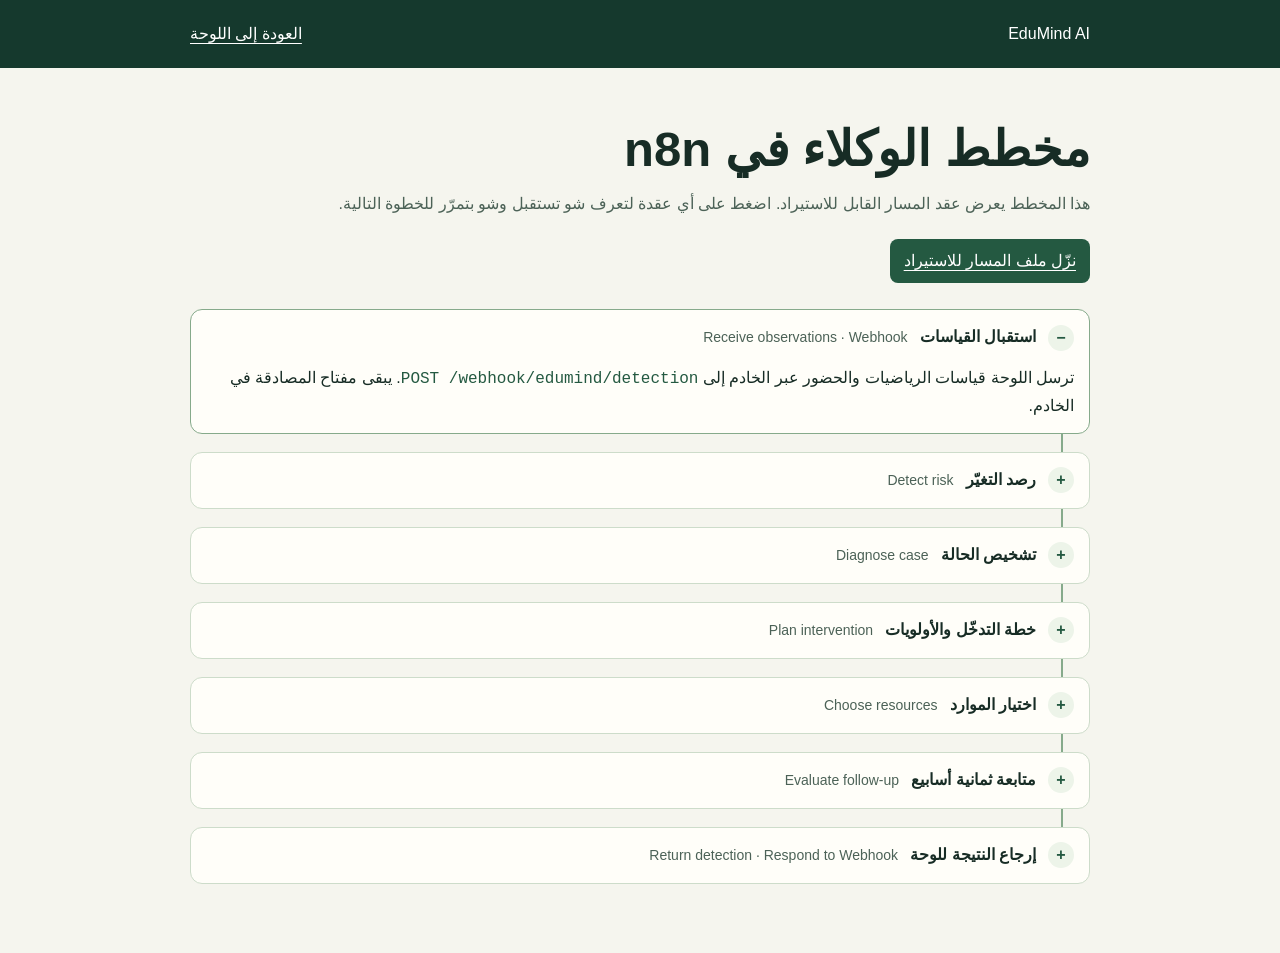
<file: n8n-flow.html>
<!doctype html>
<html lang="ar" dir="rtl">
<head>
  <meta charset="utf-8">
  <meta name="viewport" content="width=device-width, initial-scale=1">
  <meta name="color-scheme" content="light">
  <title>EduMind AI · مخطط n8n</title>
  <style>
    :root { color: #172c25; background: #f5f5ee; font: 16px/1.65 Tahoma, sans-serif; }
    * { box-sizing: border-box; }
    body { margin: 0; }
    .shell { width: min(900px, calc(100% - 36px)); margin-inline: auto; }
    header { background: #15392d; color: white; }
    header .shell { display: flex; justify-content: space-between; align-items: center; gap: 12px; min-height: 68px; padding-block: 10px; }
    a { color: inherit; text-underline-offset: 4px; }
    a:focus-visible, summary:focus-visible { outline: 3px solid #8a5712; outline-offset: 4px; }
    main { padding-block: clamp(24px, 6vw, 52px); }
    h1 { margin: 0; font-size: clamp(30px, 5vw, 49px); line-height: 1.2; }
    main > p { color: #4c6257; margin: 12px 0 22px; }
    .download { display: inline-flex; align-items: center; min-height: 44px; padding: 7px 14px; background: #245941; color: #fff; border-radius: 8px; }
    ol { list-style: none; margin: 26px 0 0; padding: 0; }
    li { position: relative; padding-block-end: 18px; }
    li:not(:last-child)::after { content: ''; position: absolute; inset-block-end: 0; inset-inline-start: 27px; height: 18px; border-inline-start: 2px solid #86aa8b; }
    details { background: #fffef9; border: 1px solid #cddcca; border-radius: 12px; }
    details[open] { border-color: #86aa8b; }
    summary { display: flex; align-items: center; flex-wrap: wrap; gap: 6px 12px; cursor: pointer; min-height: 55px; padding: 10px 15px; }
    summary::-webkit-details-marker { display: none; }
    summary::before { content: '+'; display: grid; place-items: center; width: 26px; height: 26px; border-radius: 50%; background: #edf4e9; color: #245941; font-weight: bold; }
    details[open] summary::before { content: '−'; }
    .node-name { color: #4c6257; font-size: 14px; }
    details p { margin: 0 0 14px; padding-inline: 15px 20px; }
    code { direction: ltr; unicode-bidi: isolate; color: #245941; }
  </style>
</head>
<body>
  <header><div class="shell"><bdi>EduMind AI</bdi><a href="index.html">العودة إلى اللوحة</a></div></header>
  <main class="shell">
    <h1>مخطط الوكلاء في <bdi>n8n</bdi></h1>
    <p>هذا المخطط يعرض عقد المسار القابل للاستيراد. اضغط على أي عقدة لتعرف شو تستقبل وشو بتمرّر للخطوة التالية.</p>
    <a class="download" href="n8n/detection.workflow.json" download>نزّل ملف المسار للاستيراد</a>
    <ol>
      <li><details open data-node="Receive observations"><summary><strong>استقبال القياسات</strong><bdi class="node-name">Receive observations · Webhook</bdi></summary><p>ترسل اللوحة قياسات الرياضيات والحضور عبر الخادم إلى <code>POST /webhook/edumind/detection</code>. يبقى مفتاح المصادقة في الخادم.</p></details></li>
      <li><details data-node="Detect risk"><summary><strong>رصد التغيّر</strong><bdi class="node-name">Detect risk</bdi></summary><p>يتحقق من نطاق القياسات ويحسب تغيّر العلامة والحضور. يمرّر مستوى الخطر الأكاديمي والأدلة المتوفرة.</p></details></li>
      <li><details data-node="Diagnose case"><summary><strong>تشخيص الحالة</strong><bdi class="node-name">Diagnose case</bdi></summary><p>يقرأ مستوى الخطر ويبحث عن إشارة تحتاج متابعة في اختبار الكسور أو سجلّ النقل. التزامن مع تأخّر الحافلة عامل يستحق التحقق.</p></details></li>
      <li><details data-node="Plan intervention"><summary><strong>خطة التدخّل والأولويات</strong><bdi class="node-name">Plan intervention</bdi></summary><p>يختار هدف جلسات الدعم وعددها ومدّتها. يضيف خطوات دعم عاجلة إذا كان الخطر مرتفعًا.</p></details></li>
      <li><details data-node="Choose resources"><summary><strong>اختيار الموارد</strong><bdi class="node-name">Choose resources</bdi></summary><p>يختار الموارد المناسبة لهدف الخطة، مثل فيديو وتمرين في جمع الكسور.</p></details></li>
      <li><details data-node="Evaluate follow-up"><summary><strong>متابعة ثمانية أسابيع</strong><bdi class="node-name">Evaluate follow-up</bdi></summary><p>يبني الخطة الأسبوعية ويقارن أحدث قياس بخط الأساس. إذا وصل قياس جديد، يحدّث تركيز الأسبوع التالي حسب النتيجة.</p></details></li>
      <li><details data-node="Return detection"><summary><strong>إرجاع النتيجة للوحة</strong><bdi class="node-name">Return detection · Respond to Webhook</bdi></summary><p>يرجع الرصد والتشخيص والخطة والموارد ونتائج المتابعة بصيغة JSON.</p></details></li>
    </ol>
  </main>
</body>
</html>
</file>
<file: editorial.css>
/* The editorial shell and student catalogue reuse the dashboard palette. */
.masthead { position: relative; z-index: 3; }
.nav-band { position: sticky; inset-block-start: 0; z-index: 2; }
.menu-trigger { display: none; }
.nav-sheet, .student-dialog {
  color: var(--ink); background: var(--card); border: 1px solid var(--line);
  border-radius: 18px; padding: clamp(18px, 4vw, 31px);
}
dialog::backdrop { background: #112c24a6; }
.nav-sheet { width: min(430px, calc(100% - 22px)); }
.nav-sheet .site-nav { display: grid; gap: 2px; margin-block-start: 14px; }
.nav-sheet .site-nav a { justify-content: start; padding-inline: 10px; text-align: start; }
.dialog-heading { display: flex; justify-content: space-between; align-items: start; gap: 14px; }
.dialog-close {
  min-width: 44px; min-height: 44px; background: #edf4e9; color: var(--green);
  border: 1px solid var(--line); border-radius: 8px; font-size: 22px; line-height: 1;
}
.student-dialog { width: min(640px, calc(100% - 24px)); max-block-size: calc(100dvh - 28px); }
.student-dialog[open], .nav-sheet[open] { animation: sheet-in .26s ease both; }
@keyframes sheet-in { from { opacity: 0; transform: translateY(11px); } to { opacity: 1; transform: none; } }
main[data-screen="overview"] { padding-block-start: clamp(18px, 5vw, 70px); }
.editorial-figure, .cover-actions, .workflow-guide { display: none; }
main[data-screen="overview"] .intro {
  display: grid; grid-template-columns: minmax(0, .88fr) minmax(0, 1.12fr);
  align-items: center; gap: clamp(25px, 5vw, 82px); margin-block-end: clamp(25px, 6vw, 80px);
}
main[data-screen="overview"] .intro h1 {
  font-size: clamp(40px, 5.5vw, 86px);
  line-height: 1.02;
  letter-spacing: -.045em;
  overflow-wrap: normal;
}
html[lang="ar"] main[data-screen="overview"] .intro h1 {
  font-size: clamp(46px, 5.3vw, 81px); line-height: 1.08; letter-spacing: 0;
}
.intro-copy { min-width: 0; }
.intro-copy > p { max-width: 45ch; }
main[data-screen="overview"] .intro-copy > p { font-size: clamp(16px, 1.45vw, 20px); }
main[data-screen="overview"] .cover-actions { display: flex; }
.cover-actions { gap: 14px; align-items: center; flex-wrap: wrap; margin-block-start: 23px; }
.cover-actions a { color: var(--green); text-underline-offset: 4px; font-weight: 700; }
.cover-actions a.button { color: #fff; }
.intro-copy > .live-link { display: inline-block; }
main[data-screen="overview"] .intro-copy > .live-link { display: none; }
main[data-screen="overview"] .editorial-figure { display: block; }
.editorial-figure { margin: 0; min-width: 0; }
.cover-art {
  --cover-progress: 0;
  overflow: hidden;
  position: relative;
  aspect-ratio: 1.2;
  border-radius: calc(14px + var(--cover-progress) * 46%) calc(14px + var(--cover-progress) * 46%) 14px 14px;
  background:
    repeating-linear-gradient(90deg, transparent 0 33px, #f4f9da1c 34px 35px),
    repeating-linear-gradient(0deg, transparent 0 33px, #f4f9da1c 34px 35px),
    radial-gradient(ellipse at 20% 18%, #55755a, #193e31 72%);
}
.cover-art img {
  position: absolute; inset: 0; display: block; width: 100%; height: 100%;
  object-fit: cover; opacity: 0; transition: opacity .3s ease;
}
.cover-art[data-chapter="0"] [data-scene="0"],
.cover-art[data-chapter="1"] [data-scene="1"],
.cover-art[data-chapter="2"] [data-scene="2"] {
  opacity: 1; z-index: 1;
}
.editorial-figure figcaption {
  font-size: 14px; color: var(--muted); border-block-end: 1px solid var(--line);
}
#cover-caption { margin: 8px 0 10px; }
.chapter-control { display: grid; grid-template-columns: repeat(3, minmax(0, 1fr)); gap: 7px; margin-block-start: 9px; }
.chapter-control button, .view-options button {
  background: transparent; border: 1px solid var(--line); border-radius: 7px;
  padding: 6px 10px; min-height: 38px; color: var(--green); font-size: 14px;
}
.chapter-control button {
  display: flex; align-items: center; gap: 8px;
  padding: 5px; min-height: 48px; font-weight: 700; text-align: start; line-height: 1.25;
}
.chapter-control button img { width: clamp(30px, 4vw, 58px); height: 36px; border-radius: 4px; object-fit: cover; }
.chapter-control button:hover { border-color: var(--green); }
.chapter-control button[aria-pressed="true"], .view-options button[aria-pressed="true"] {
  background: var(--dark); color: #fff; border-color: var(--dark);
}
main[data-screen="overview"] .workflow-guide { display: block; }
.workflow-guide { margin-block-end: clamp(22px, 4vw, 44px); }
.workflow-guide h2 { margin-block: 0 12px; font-size: clamp(22px, 3vw, 32px); }
.chapters {
  display: grid; margin: 0; padding: 0; list-style: none;
  grid-template-columns: repeat(3, minmax(0, 1fr)); border-block: 1px solid var(--line);
}
.chapters li { padding: 17px 14px 20px; }
.chapters li:first-child { padding-inline-start: 0; }
.chapters li + li { border-inline-start: 1px solid var(--line); }
.chapters strong { font-weight: 750; color: var(--green); }
.chapters p { margin: 5px 0 0; color: var(--muted); line-height: 1.55; }
#workspace-start { scroll-margin-top: 85px; }
main[data-screen="about"] :is(#student-switch, #integration, #priority-support, .intro-copy > .live-link) {
  display: none;
}
main[data-screen="about"] .intro-copy > p { max-width: 64ch; }
.about-layout:not([hidden]) {
  display: grid; grid-template-columns: minmax(0, 1.1fr) minmax(0, 1fr);
  align-items: center; gap: clamp(24px, 5vw, 72px);
  padding-block: clamp(18px, 4vw, 45px); border-block-start: 1px solid var(--line);
}
.about-layout img { width: 100%; height: auto; border-radius: 14px; }
.about-layout h2 { font-size: clamp(22px, 3vw, 36px); margin-block: 0 10px; }
.about-layout p { color: var(--muted); line-height: 1.75; margin-block: 0 20px; }
.about-notes {
  grid-column: 1 / -1; display: grid; grid-template-columns: repeat(2, minmax(0, 1fr));
  gap: clamp(24px, 5vw, 72px); padding-block-start: 24px; border-block-start: 1px solid var(--line);
}
.about-notes h2 { font-size: clamp(19px, 2vw, 25px); }
.about-notes p { margin-block-end: 8px; }
.about-notes a { color: var(--green); font-weight: 700; text-underline-offset: 4px; }
#screen-students { display: block; }
.roster-toolbar {
  display: flex; align-items: end; flex-wrap: wrap; gap: 12px 18px;
  padding-block: 16px; border-block-end: 1px solid var(--line);
}
.roster-search { display: grid; flex: 1 1 230px; gap: 5px; font-size: 14px; }
.roster-search input {
  width: 100%; min-height: 44px; padding: 8px 11px; font: inherit; color: var(--ink);
  background: #fff; border: 1px solid #9ab2a1; border-radius: 8px;
}
.view-options { display: flex; flex-wrap: wrap; gap: 6px; }
.student-list[data-view="gallery"] { grid-template-columns: repeat(3, minmax(0, 1fr)); }
.student-list button { min-width: 0; gap: 7px; }
.student-list[data-view="gallery"] button {
  min-height: 162px; padding: 14px; display: flex; align-items: flex-start; justify-content: space-between;
  flex-direction: column; background: #edf4e9;
}
.student-list[data-view="notebook"] button {
  border-inline-start: 4px solid #86aa8b; min-height: 58px;
}
.student-list[data-view="index"] { gap: 0; }
.student-list[data-view="index"] button {
  min-height: 45px; border: 0; border-block-end: 1px solid var(--line); border-radius: 0; background: transparent;
}
.student-list button .roster-mark {
  display: grid; place-items: center; width: 39px; height: 39px; border-radius: 50%;
  background: #dce9d7; color: #174332; font-weight: 750;
}
.student-list[data-view="index"] .roster-mark { display: none; }
.student-list[data-view="gallery"] .roster-title { display: grid; gap: 7px; }
.student-list[data-view="notebook"] .roster-title { display: flex; gap: 10px; align-items: center; }
.student-list .student-value { color: var(--green); font-weight: 750; }
.student-list .form-hint { grid-column: 1 / -1; }
#student-profile .comparison { margin-block: 17px; }
:root { view-transition-name: none; }
main { view-transition-name: workspace; }
::view-transition-old(workspace) { animation: workspace-leave .18s ease both; }
::view-transition-new(workspace) { animation: workspace-enter .28s ease both; }
@keyframes workspace-leave { to { opacity: 0; transform: translateY(-5px); } }
@keyframes workspace-enter { from { opacity: 0; transform: translateY(8px); } }
@media (min-width: 941px) and (min-height: 680px) {
  main[data-screen="overview"] .intro { min-block-size: 540px; align-items: start; }
  main[data-screen="overview"] .intro-copy { padding-block-start: clamp(20px, 10vh, 130px); }
  .editorial-figure { position: sticky; inset-block-start: 70px; }
}
@media (max-width: 760px) {
  .about-layout:not([hidden]) { grid-template-columns: minmax(0, 1fr); }
  .about-layout > section { grid-row: 1; }
  .about-notes { grid-template-columns: minmax(0, 1fr); }
  main[data-screen="overview"] .intro { grid-template-columns: minmax(0, 1fr); gap: 19px; }
  .cover-art { aspect-ratio: 1.42; border-radius: 14px; }
  .menu-trigger {
    display: flex; align-items: center; gap: 8px; min-height: 44px; margin-block: 5px;
    color: var(--green); background: transparent; border: 1px solid var(--line); border-radius: 8px; padding-inline: 10px;
  }
  .nav-band > .site-nav { display: none; }
  .chapters { grid-template-columns: 1fr; }
  .chapters li { padding: 12px 0; }
  .chapters li + li { border-inline-start: 0; border-block-start: 1px solid var(--line); }
  .chapter-control button { flex-direction: column; align-items: stretch; text-align: center; gap: 5px; }
  .chapter-control button img { width: 100%; height: 42px; }
  .student-list[data-view="gallery"] { grid-template-columns: repeat(2, minmax(0, 1fr)); }
}
@media (max-width: 390px) {
  .student-list[data-view="gallery"] { grid-template-columns: minmax(0, 1fr); }
}
@media (prefers-reduced-motion: reduce) {
  .editorial-figure { position: static; }
  .cover-art { border-radius: 14px; }
  .cover-art img { transition: none; }
  ::view-transition-old(workspace), ::view-transition-new(workspace) { animation: none; }
}
</file>
